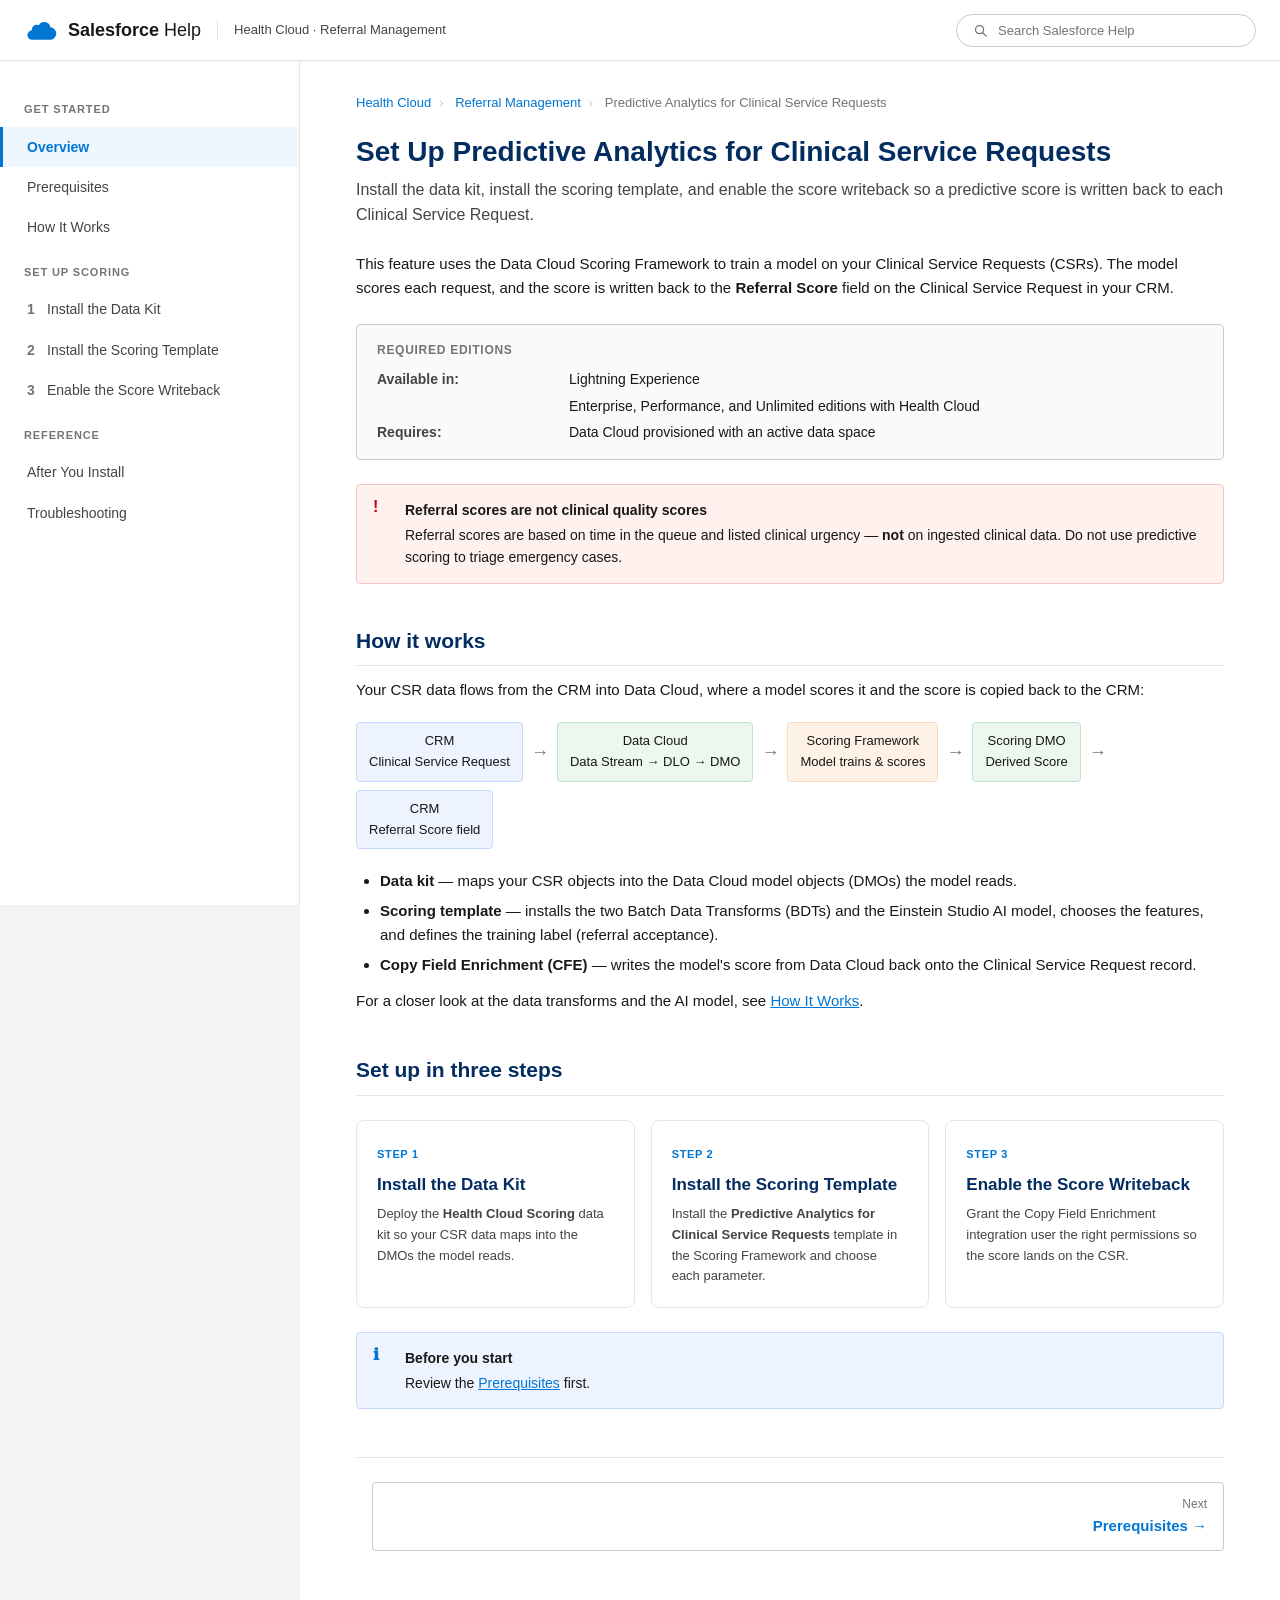
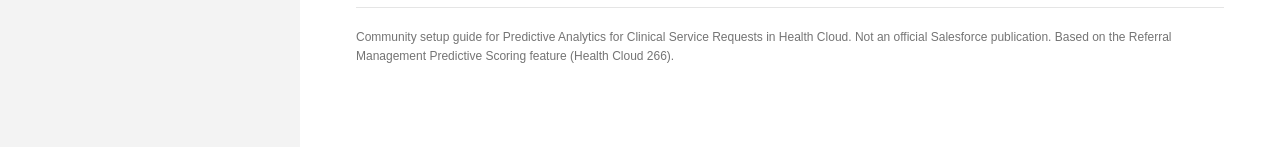
<file: index.html>
<!DOCTYPE html>
<html lang="en">
<head>
  <meta charset="UTF-8">
  <meta name="viewport" content="width=device-width, initial-scale=1.0">
  <title>Set Up Predictive Analytics for Clinical Service Requests | Health Cloud Help</title>
  <meta name="description" content="End-to-end guide to set up predictive scoring for Clinical Service Requests in Health Cloud: install the data kit, install the scoring template, and enable score writeback.">
  <link rel="stylesheet" href="assets/styles.css">
</head>
<body data-page="index">
  <div class="layout">
    <main class="content">
      <nav class="breadcrumb">
        <a href="index.html">Health Cloud</a><span class="sep">›</span>
        <a href="index.html">Referral Management</a><span class="sep">›</span>
        Predictive Analytics for Clinical Service Requests
      </nav>

      <div class="hero">
        <h1>Set Up Predictive Analytics for Clinical Service Requests</h1>
        <p class="subtitle">Install the data kit, install the scoring template, and enable the score writeback so a predictive score is written back to each Clinical Service Request.</p>
      </div>

      <p>This feature uses the Data Cloud Scoring Framework to train a model on your Clinical Service Requests (CSRs). The model scores each request, and the score is written back to the <strong>Referral Score</strong> field on the Clinical Service Request in your CRM.</p>

      <div class="editions">
        <h4>Required Editions</h4>
        <dl>
          <dt>Available in:</dt><dd>Lightning Experience</dd>
          <dt></dt><dd>Enterprise, Performance, and Unlimited editions with Health Cloud</dd>
          <dt>Requires:</dt><dd>Data Cloud provisioned with an active data space</dd>
        </dl>
      </div>

      <div class="callout important">
        <span class="label">Referral scores are not clinical quality scores</span>
        Referral scores are based on time in the queue and listed clinical urgency — <strong>not</strong> on ingested clinical data. Do not use predictive scoring to triage emergency cases.
      </div>

      <h2>How it works</h2>
      <p>Your CSR data flows from the CRM into Data Cloud, where a model scores it and the score is copied back to the CRM:</p>
      <div class="flow">
        <div class="node crm">CRM<br>Clinical Service Request</div>
        <span class="arrow">→</span>
        <div class="node dc">Data Cloud<br>Data Stream → DLO → DMO</div>
        <span class="arrow">→</span>
        <div class="node model">Scoring Framework<br>Model trains &amp; scores</div>
        <span class="arrow">→</span>
        <div class="node dc">Scoring DMO<br>Derived Score</div>
        <span class="arrow">→</span>
        <div class="node crm">CRM<br>Referral Score field</div>
      </div>
      <ul>
        <li><strong>Data kit</strong> — maps your CSR objects into the Data Cloud model objects (DMOs) the model reads.</li>
        <li><strong>Scoring template</strong> — installs the two Batch Data Transforms (BDTs) and the Einstein Studio AI model, chooses the features, and defines the training label (referral acceptance).</li>
        <li><strong>Copy Field Enrichment (CFE)</strong> — writes the model's score from Data Cloud back onto the Clinical Service Request record.</li>
      </ul>
      <p>For a closer look at the data transforms and the AI model, see <a href="how-it-works.html">How It Works</a>.</p>

      <h2>Set up in three steps</h2>
      <div class="cards">
        <a class="card" href="data-kit.html">
          <span class="step-tag">Step 1</span>
          <h3>Install the Data Kit</h3>
          <p>Deploy the <strong>Health Cloud Scoring</strong> data kit so your CSR data maps into the DMOs the model reads.</p>
        </a>
        <a class="card" href="scoring-framework.html">
          <span class="step-tag">Step 2</span>
          <h3>Install the Scoring Template</h3>
          <p>Install the <strong>Predictive Analytics for Clinical Service Requests</strong> template in the Scoring Framework and choose each parameter.</p>
        </a>
        <a class="card" href="cfe-permissions.html">
          <span class="step-tag">Step 3</span>
          <h3>Enable the Score Writeback</h3>
          <p>Grant the Copy Field Enrichment integration user the right permissions so the score lands on the CSR.</p>
        </a>
      </div>

      <div class="callout note">
        <span class="label">Before you start</span>
        Review the <a href="prerequisites.html">Prerequisites</a> first.
      </div>

      <div class="pager">
        <span></span>
        <a class="next" href="prerequisites.html"><span class="dir">Next</span><span class="ttl">Prerequisites →</span></a>
      </div>

      <footer>
        Community setup guide for Predictive Analytics for Clinical Service Requests in Health Cloud. Not an official Salesforce publication. Based on the Referral Management Predictive Scoring feature (Health Cloud 266).
      </footer>
    </main>
  </div>
  <script src="assets/site.js"></script>
</body>
</html>
</file>
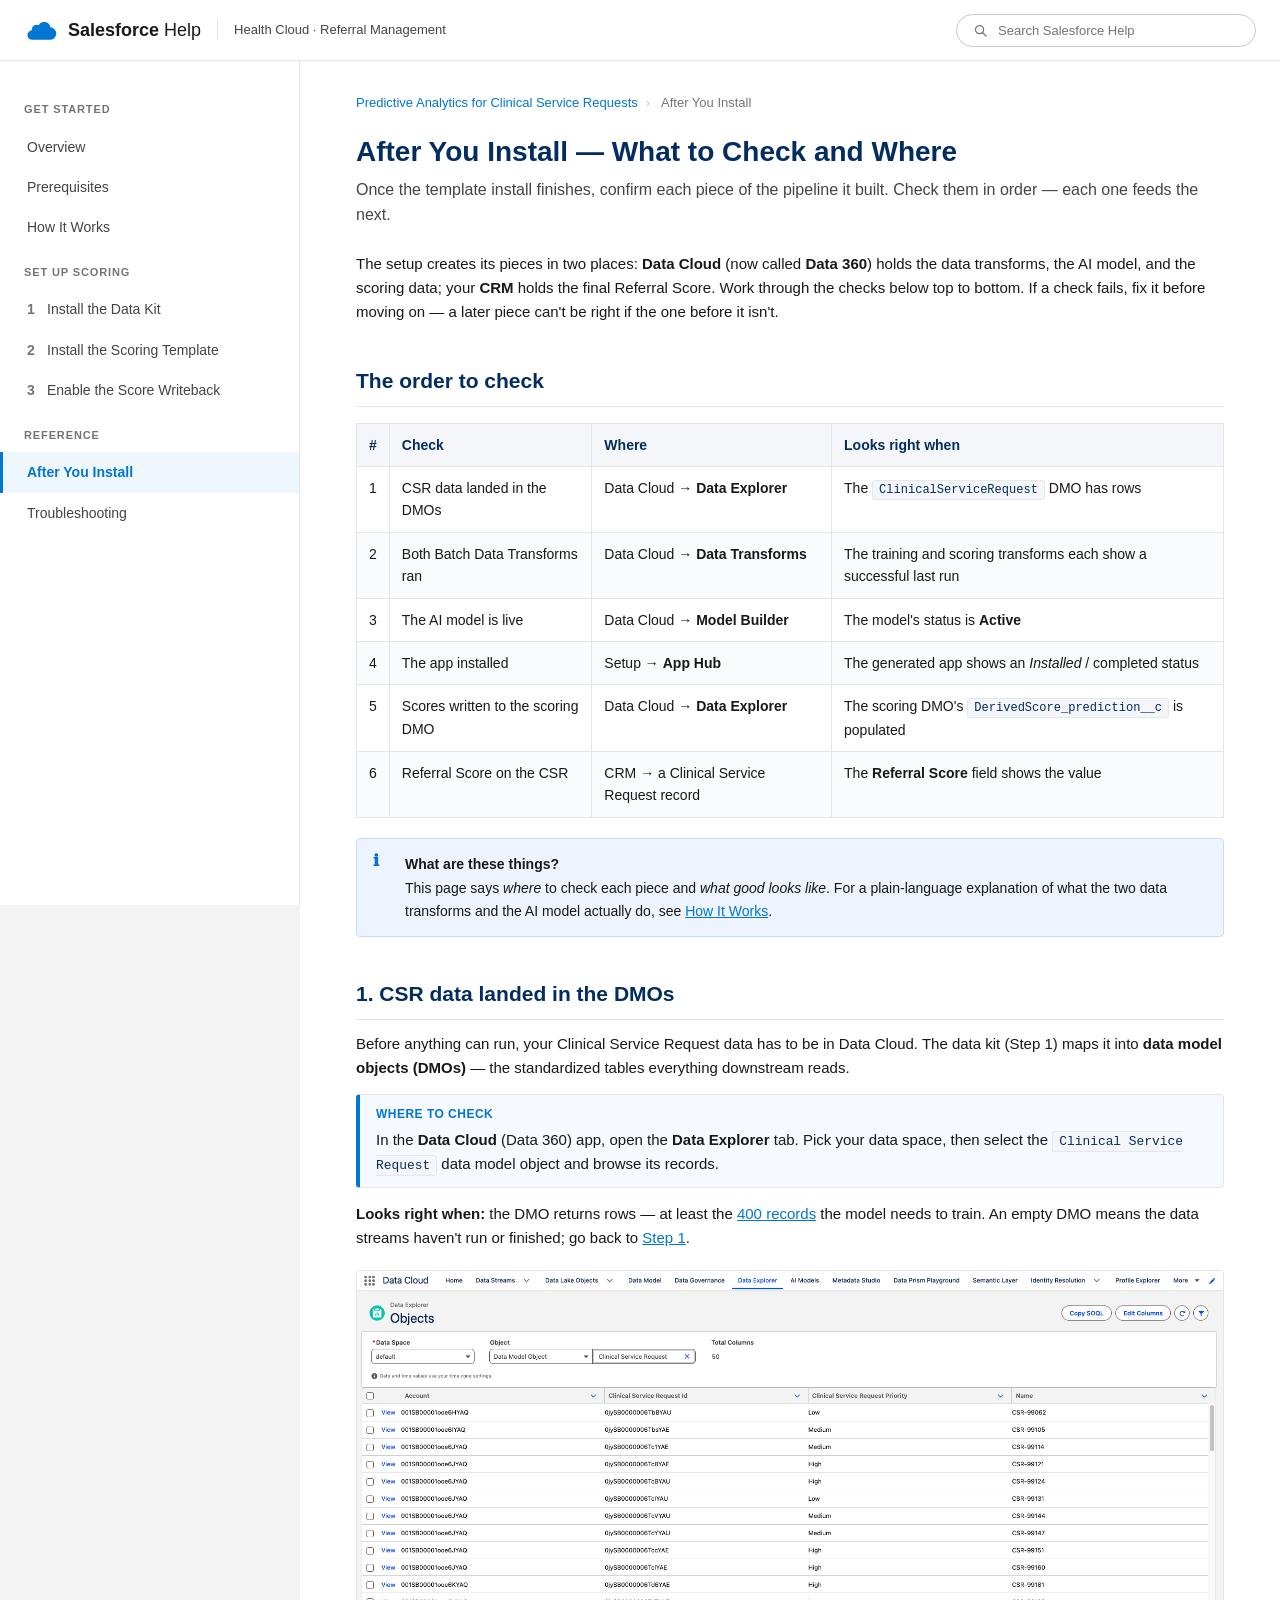
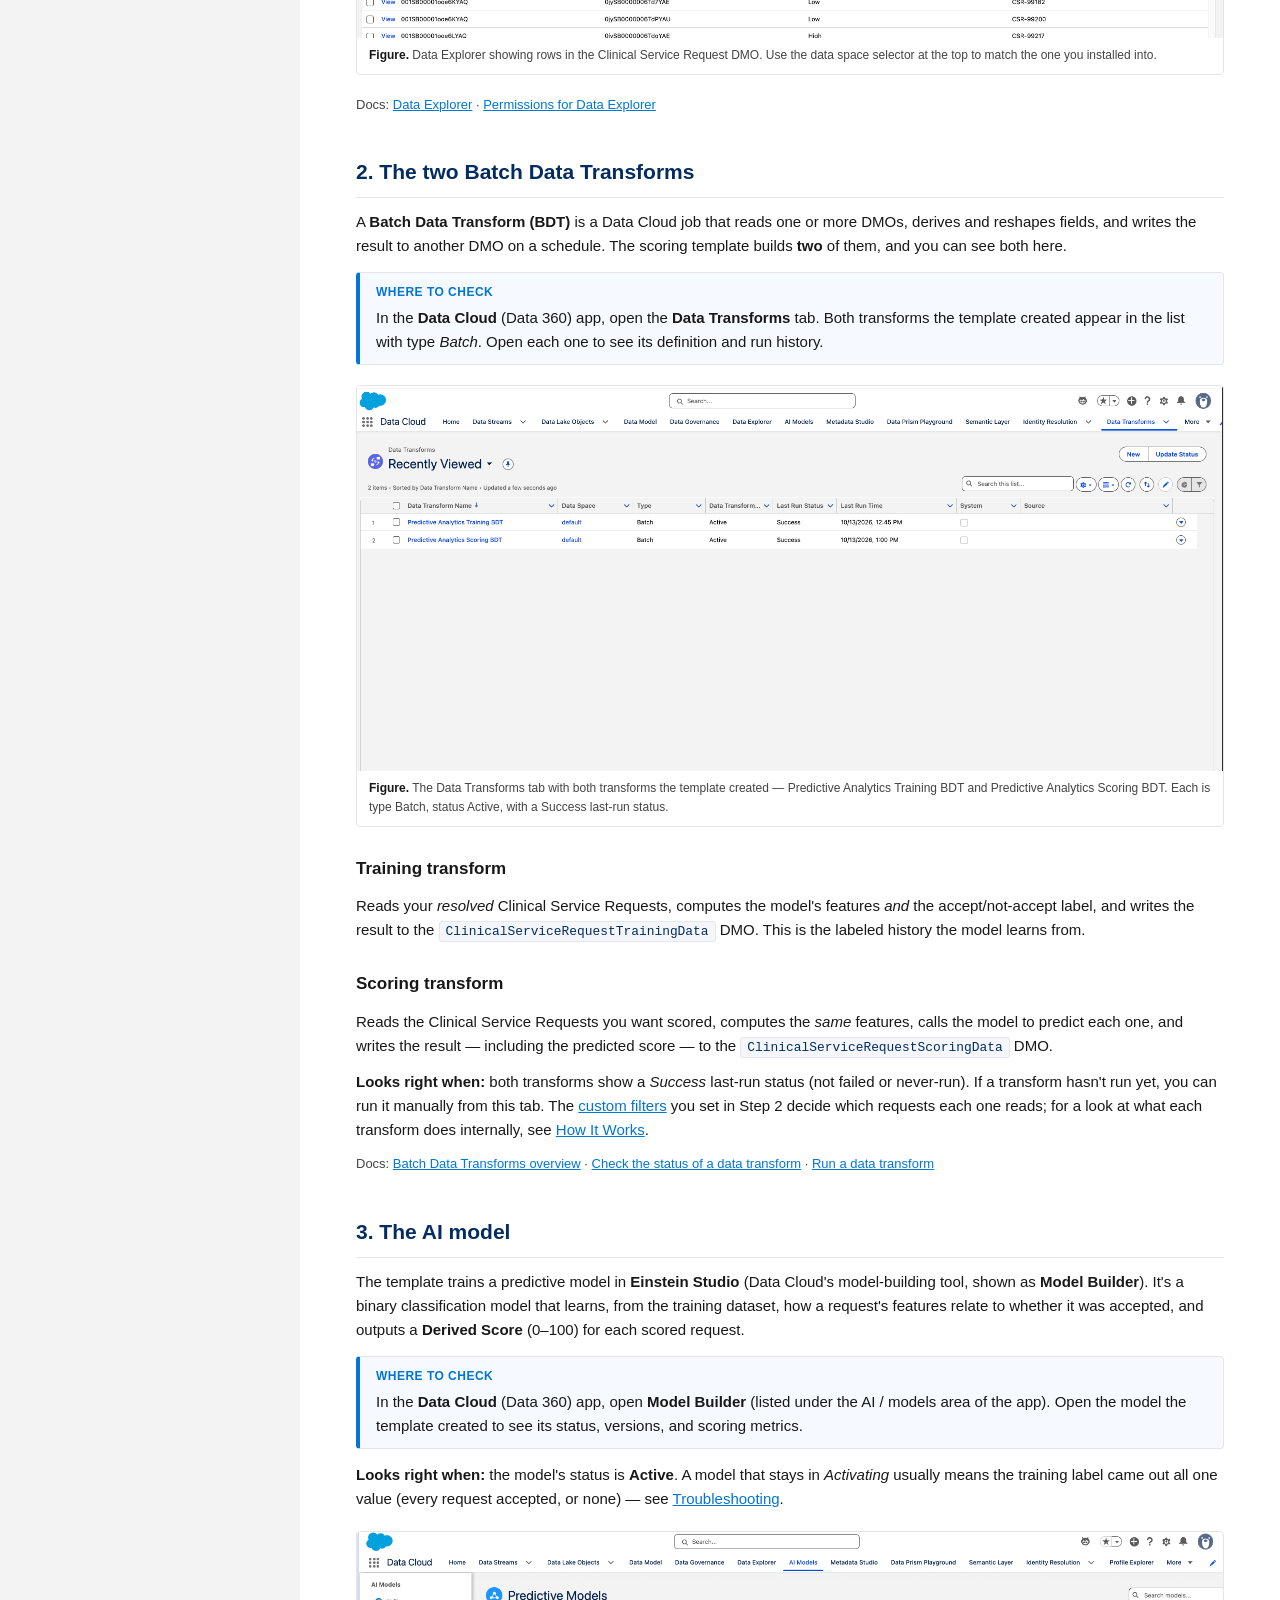
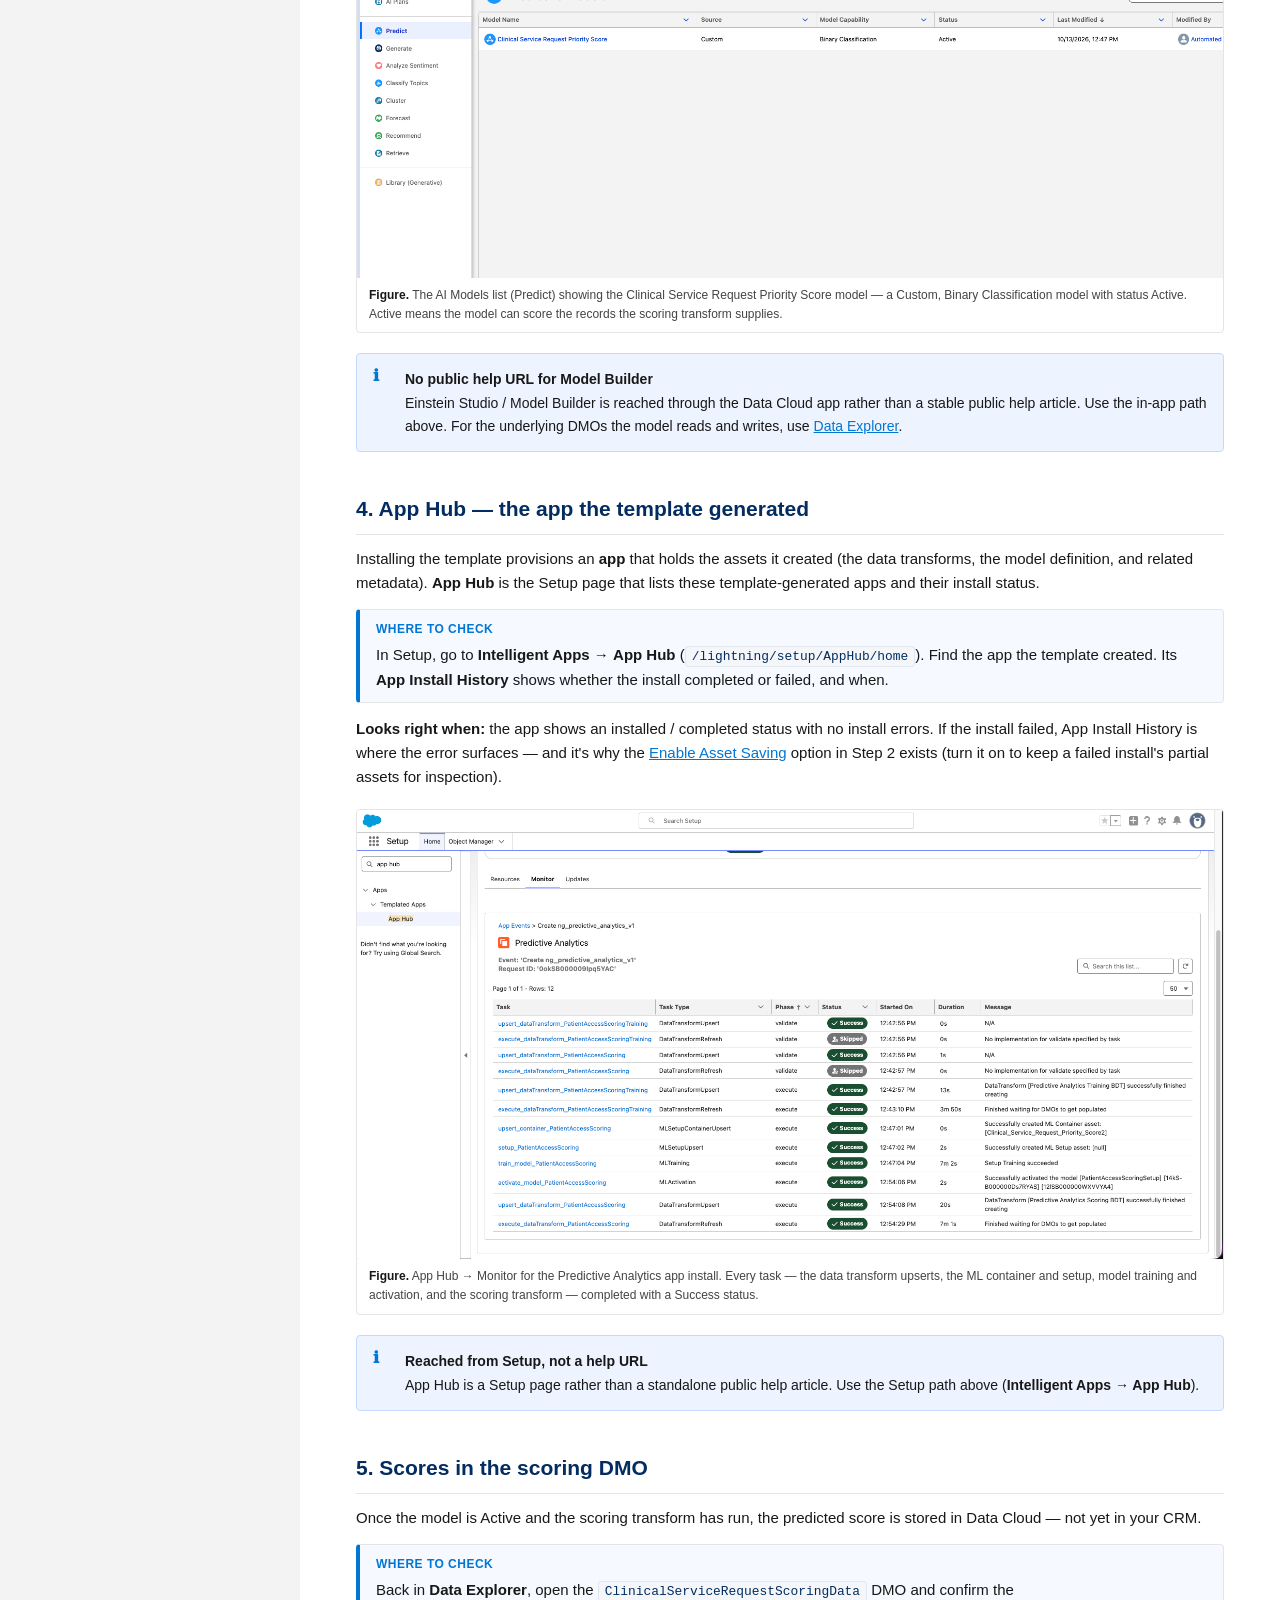
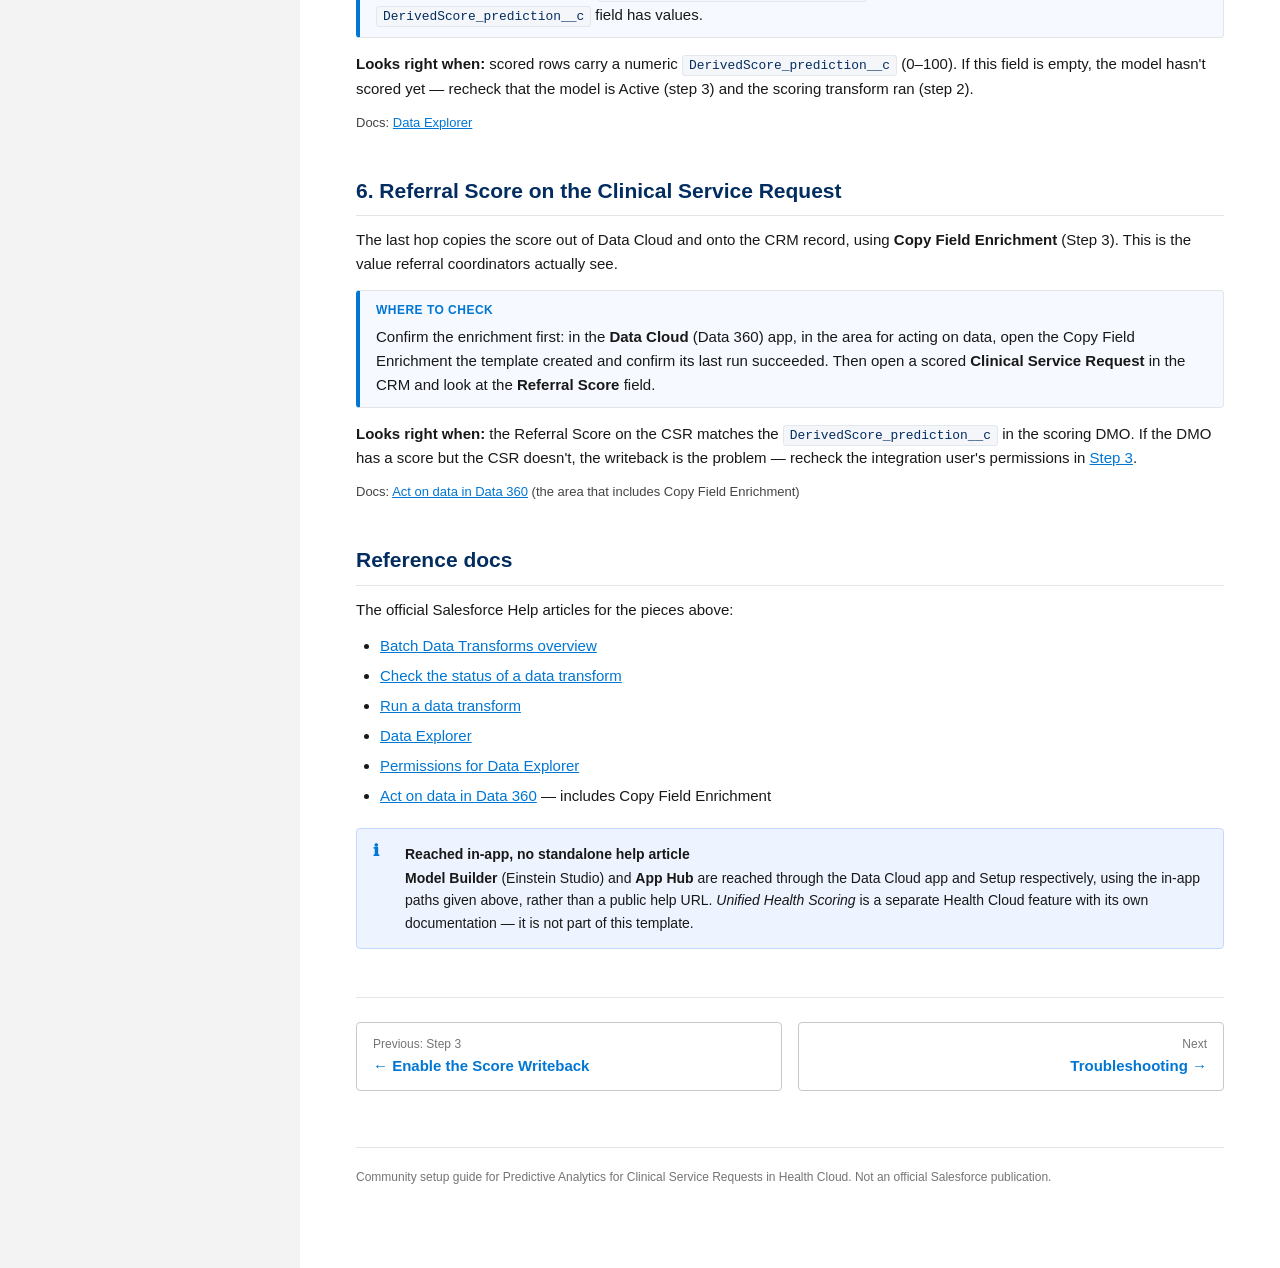
<file: after-install.html>
<!DOCTYPE html>
<html lang="en">
<head>
  <meta charset="UTF-8">
  <meta name="viewport" content="width=device-width, initial-scale=1.0">
  <title>After You Install: What to Check and Where | Predictive Analytics for Clinical Service Requests</title>
  <link rel="stylesheet" href="assets/styles.css">
</head>
<body data-page="after-install">
  <div class="layout">
    <main class="content">
      <nav class="breadcrumb">
        <a href="index.html">Predictive Analytics for Clinical Service Requests</a><span class="sep">›</span>
        After You Install
      </nav>

      <h1>After You Install — What to Check and Where</h1>
      <p class="subtitle">Once the template install finishes, confirm each piece of the pipeline it built. Check them in order — each one feeds the next.</p>

      <p>The setup creates its pieces in two places: <strong>Data Cloud</strong> (now called <strong>Data 360</strong>) holds the data transforms, the AI model, and the scoring data; your <strong>CRM</strong> holds the final Referral Score. Work through the checks below top to bottom. If a check fails, fix it before moving on — a later piece can't be right if the one before it isn't.</p>

      <h2>The order to check</h2>
      <table>
        <thead><tr><th>#</th><th>Check</th><th>Where</th><th>Looks right when</th></tr></thead>
        <tbody>
          <tr><td>1</td><td>CSR data landed in the DMOs</td><td>Data Cloud → <strong>Data Explorer</strong></td><td>The <code>ClinicalServiceRequest</code> DMO has rows</td></tr>
          <tr><td>2</td><td>Both Batch Data Transforms ran</td><td>Data Cloud → <strong>Data Transforms</strong></td><td>The training and scoring transforms each show a successful last run</td></tr>
          <tr><td>3</td><td>The AI model is live</td><td>Data Cloud → <strong>Model Builder</strong></td><td>The model's status is <strong>Active</strong></td></tr>
          <tr><td>4</td><td>The app installed</td><td>Setup → <strong>App Hub</strong></td><td>The generated app shows an <em>Installed</em> / completed status</td></tr>
          <tr><td>5</td><td>Scores written to the scoring DMO</td><td>Data Cloud → <strong>Data Explorer</strong></td><td>The scoring DMO's <code>DerivedScore_prediction__c</code> is populated</td></tr>
          <tr><td>6</td><td>Referral Score on the CSR</td><td>CRM → a Clinical Service Request record</td><td>The <strong>Referral Score</strong> field shows the value</td></tr>
        </tbody>
      </table>

      <div class="callout note">
        <span class="label">What are these things?</span>
        This page says <em>where</em> to check each piece and <em>what good looks like</em>. For a plain-language explanation of what the two data transforms and the AI model actually do, see <a href="how-it-works.html">How It Works</a>.
      </div>

      <h2 id="dmo-data">1. CSR data landed in the DMOs</h2>
      <p>Before anything can run, your Clinical Service Request data has to be in Data Cloud. The data kit (Step 1) maps it into <strong>data model objects (DMOs)</strong> — the standardized tables everything downstream reads.</p>
      <div class="where">
        <span class="label">Where to check</span>
        <p>In the <strong>Data Cloud</strong> (Data 360) app, open the <strong>Data Explorer</strong> tab. Pick your data space, then select the <code>Clinical Service Request</code> data model object and browse its records.</p>
      </div>
      <p><strong>Looks right when:</strong> the DMO returns rows — at least the <a href="prerequisites.html">400 records</a> the model needs to train. An empty DMO means the data streams haven't run or finished; go back to <a href="data-kit.html">Step 1</a>.</p>
      <figure class="shot" data-caption="Data Explorer showing rows in the Clinical Service Request DMO. Use the data space selector at the top to match the one you installed into." data-src="images/check-data-explorer.png"></figure>
      <p class="docref">Docs: <a href="https://help.salesforce.com/s/articleView?id=data.c360_a_data_explorer.htm&type=5">Data Explorer</a> · <a href="https://help.salesforce.com/s/articleView?id=data.c360_a_enable_data_explorer_permissions.htm&type=5">Permissions for Data Explorer</a></p>

      <h2 id="bdts">2. The two Batch Data Transforms</h2>
      <p>A <strong>Batch Data Transform (BDT)</strong> is a Data Cloud job that reads one or more DMOs, derives and reshapes fields, and writes the result to another DMO on a schedule. The scoring template builds <strong>two</strong> of them, and you can see both here.</p>
      <div class="where">
        <span class="label">Where to check</span>
        <p>In the <strong>Data Cloud</strong> (Data 360) app, open the <strong>Data Transforms</strong> tab. Both transforms the template created appear in the list with type <em>Batch</em>. Open each one to see its definition and run history.</p>
      </div>
      <figure class="shot" data-caption="The Data Transforms tab with both transforms the template created — Predictive Analytics Training BDT and Predictive Analytics Scoring BDT. Each is type Batch, status Active, with a Success last-run status." data-src="images/bdt-list.png"></figure>

      <h3>Training transform</h3>
      <p>Reads your <em>resolved</em> Clinical Service Requests, computes the model's features <em>and</em> the accept/not-accept label, and writes the result to the <code>ClinicalServiceRequestTrainingData</code> DMO. This is the labeled history the model learns from.</p>

      <h3>Scoring transform</h3>
      <p>Reads the Clinical Service Requests you want scored, computes the <em>same</em> features, calls the model to predict each one, and writes the result — including the predicted score — to the <code>ClinicalServiceRequestScoringData</code> DMO.</p>

      <p><strong>Looks right when:</strong> both transforms show a <em>Success</em> last-run status (not failed or never-run). If a transform hasn't run yet, you can run it manually from this tab. The <a href="scoring-framework.html#filters">custom filters</a> you set in Step 2 decide which requests each one reads; for a look at what each transform does internally, see <a href="how-it-works.html#bdts">How It Works</a>.</p>
      <p class="docref">Docs: <a href="https://help.salesforce.com/s/articleView?id=data.c360_a_batch_transform_overview.htm&type=5">Batch Data Transforms overview</a> · <a href="https://help.salesforce.com/s/articleView?id=data.c360_a_batch_transform_status.htm&type=5">Check the status of a data transform</a> · <a href="https://help.salesforce.com/s/articleView?id=data.c360_a_batch_transform_run.htm&type=5">Run a data transform</a></p>

      <h2 id="model">3. The AI model</h2>
      <p>The template trains a predictive model in <strong>Einstein Studio</strong> (Data Cloud's model-building tool, shown as <strong>Model Builder</strong>). It's a binary classification model that learns, from the training dataset, how a request's features relate to whether it was accepted, and outputs a <strong>Derived Score</strong> (0–100) for each scored request.</p>
      <div class="where">
        <span class="label">Where to check</span>
        <p>In the <strong>Data Cloud</strong> (Data 360) app, open <strong>Model Builder</strong> (listed under the AI / models area of the app). Open the model the template created to see its status, versions, and scoring metrics.</p>
      </div>
      <p><strong>Looks right when:</strong> the model's status is <strong>Active</strong>. A model that stays in <em>Activating</em> usually means the training label came out all one value (every request accepted, or none) — see <a href="troubleshooting.html#activating">Troubleshooting</a>.</p>
      <figure class="shot" data-caption="The AI Models list (Predict) showing the Clinical Service Request Priority Score model — a Custom, Binary Classification model with status Active. Active means the model can score the records the scoring transform supplies." data-src="images/ai-model.png"></figure>
      <div class="callout note">
        <span class="label">No public help URL for Model Builder</span>
        Einstein Studio / Model Builder is reached through the Data Cloud app rather than a stable public help article. Use the in-app path above. For the underlying DMOs the model reads and writes, use <a href="https://help.salesforce.com/s/articleView?id=data.c360_a_data_explorer.htm&type=5">Data Explorer</a>.
      </div>

      <h2 id="app-hub">4. App Hub — the app the template generated</h2>
      <p>Installing the template provisions an <strong>app</strong> that holds the assets it created (the data transforms, the model definition, and related metadata). <strong>App Hub</strong> is the Setup page that lists these template-generated apps and their install status.</p>
      <div class="where">
        <span class="label">Where to check</span>
        <p>In Setup, go to <strong>Intelligent Apps</strong> → <strong>App Hub</strong> (<code>/lightning/setup/AppHub/home</code>). Find the app the template created. Its <strong>App Install History</strong> shows whether the install completed or failed, and when.</p>
      </div>
      <p><strong>Looks right when:</strong> the app shows an installed / completed status with no install errors. If the install failed, App Install History is where the error surfaces — and it's why the <a href="scoring-framework.html">Enable Asset Saving</a> option in Step 2 exists (turn it on to keep a failed install's partial assets for inspection).</p>
      <figure class="shot" data-caption="App Hub → Monitor for the Predictive Analytics app install. Every task — the data transform upserts, the ML container and setup, model training and activation, and the scoring transform — completed with a Success status." data-src="images/app-hub.png"></figure>
      <div class="callout note">
        <span class="label">Reached from Setup, not a help URL</span>
        App Hub is a Setup page rather than a standalone public help article. Use the Setup path above (<strong>Intelligent Apps → App Hub</strong>).
      </div>

      <h2 id="scores">5. Scores in the scoring DMO</h2>
      <p>Once the model is Active and the scoring transform has run, the predicted score is stored in Data Cloud — not yet in your CRM.</p>
      <div class="where">
        <span class="label">Where to check</span>
        <p>Back in <strong>Data Explorer</strong>, open the <code>ClinicalServiceRequestScoringData</code> DMO and confirm the <code>DerivedScore_prediction__c</code> field has values.</p>
      </div>
      <p><strong>Looks right when:</strong> scored rows carry a numeric <code>DerivedScore_prediction__c</code> (0–100). If this field is empty, the model hasn't scored yet — recheck that the model is Active (step 3) and the scoring transform ran (step 2).</p>
      <p class="docref">Docs: <a href="https://help.salesforce.com/s/articleView?id=data.c360_a_data_explorer.htm&type=5">Data Explorer</a></p>

      <h2 id="referral-score">6. Referral Score on the Clinical Service Request</h2>
      <p>The last hop copies the score out of Data Cloud and onto the CRM record, using <strong>Copy Field Enrichment</strong> (Step 3). This is the value referral coordinators actually see.</p>
      <div class="where">
        <span class="label">Where to check</span>
        <p>Confirm the enrichment first: in the <strong>Data Cloud</strong> (Data 360) app, in the area for acting on data, open the Copy Field Enrichment the template created and confirm its last run succeeded. Then open a scored <strong>Clinical Service Request</strong> in the CRM and look at the <strong>Referral Score</strong> field.</p>
      </div>
      <p><strong>Looks right when:</strong> the Referral Score on the CSR matches the <code>DerivedScore_prediction__c</code> in the scoring DMO. If the DMO has a score but the CSR doesn't, the writeback is the problem — recheck the integration user's permissions in <a href="cfe-permissions.html">Step 3</a>.</p>
      <p class="docref">Docs: <a href="https://help.salesforce.com/s/articleView?id=data.c360_a_act_on_data.htm&type=5">Act on data in Data 360</a> (the area that includes Copy Field Enrichment)</p>

      <h2>Reference docs</h2>
      <p>The official Salesforce Help articles for the pieces above:</p>
      <ul>
        <li><a href="https://help.salesforce.com/s/articleView?id=data.c360_a_batch_transform_overview.htm&type=5">Batch Data Transforms overview</a></li>
        <li><a href="https://help.salesforce.com/s/articleView?id=data.c360_a_batch_transform_status.htm&type=5">Check the status of a data transform</a></li>
        <li><a href="https://help.salesforce.com/s/articleView?id=data.c360_a_batch_transform_run.htm&type=5">Run a data transform</a></li>
        <li><a href="https://help.salesforce.com/s/articleView?id=data.c360_a_data_explorer.htm&type=5">Data Explorer</a></li>
        <li><a href="https://help.salesforce.com/s/articleView?id=data.c360_a_enable_data_explorer_permissions.htm&type=5">Permissions for Data Explorer</a></li>
        <li><a href="https://help.salesforce.com/s/articleView?id=data.c360_a_act_on_data.htm&type=5">Act on data in Data 360</a> — includes Copy Field Enrichment</li>
      </ul>
      <div class="callout note">
        <span class="label">Reached in-app, no standalone help article</span>
        <strong>Model Builder</strong> (Einstein Studio) and <strong>App Hub</strong> are reached through the Data Cloud app and Setup respectively, using the in-app paths given above, rather than a public help URL. <em>Unified Health Scoring</em> is a separate Health Cloud feature with its own documentation — it is not part of this template.
      </div>

      <div class="pager">
        <a class="prev" href="cfe-permissions.html"><span class="dir">Previous: Step 3</span><span class="ttl">← Enable the Score Writeback</span></a>
        <a class="next" href="troubleshooting.html"><span class="dir">Next</span><span class="ttl">Troubleshooting →</span></a>
      </div>

      <footer>Community setup guide for Predictive Analytics for Clinical Service Requests in Health Cloud. Not an official Salesforce publication.</footer>
    </main>
  </div>
  <script src="assets/site.js"></script>
</body>
</html>
</file>
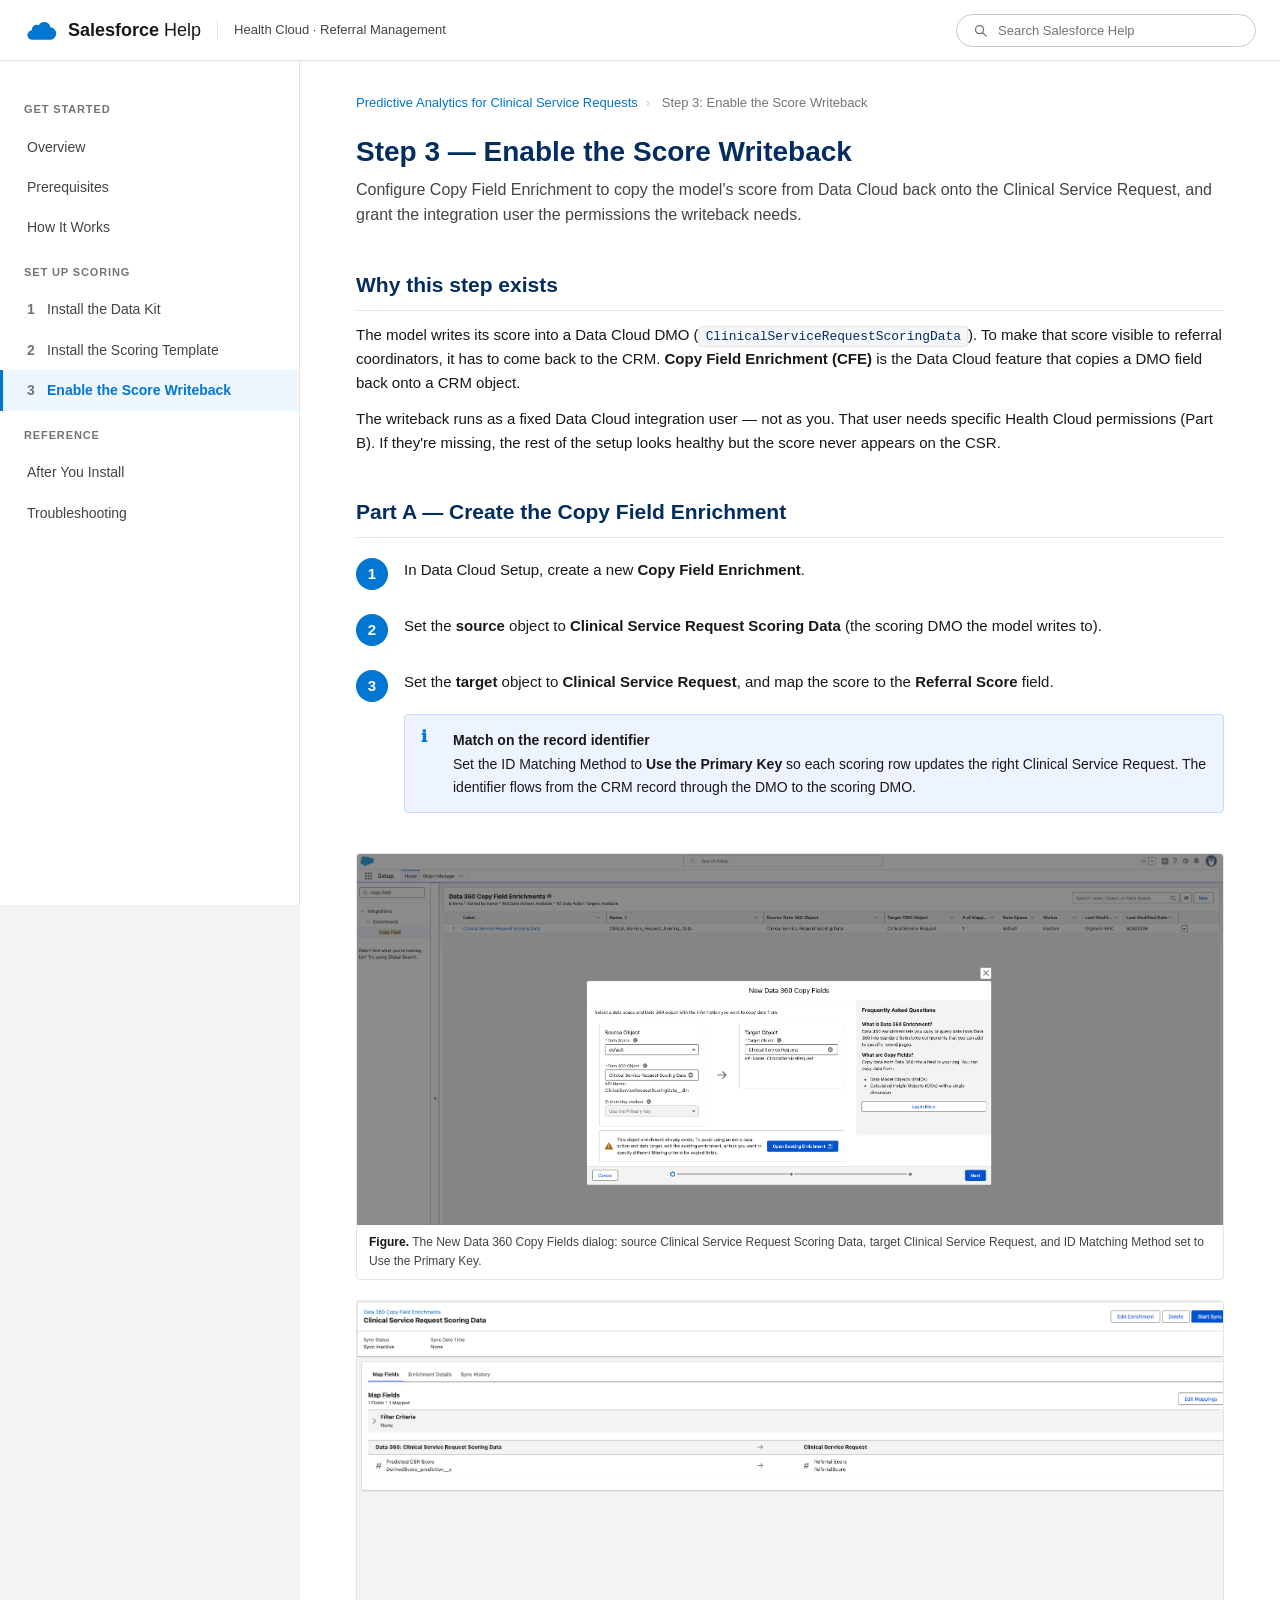
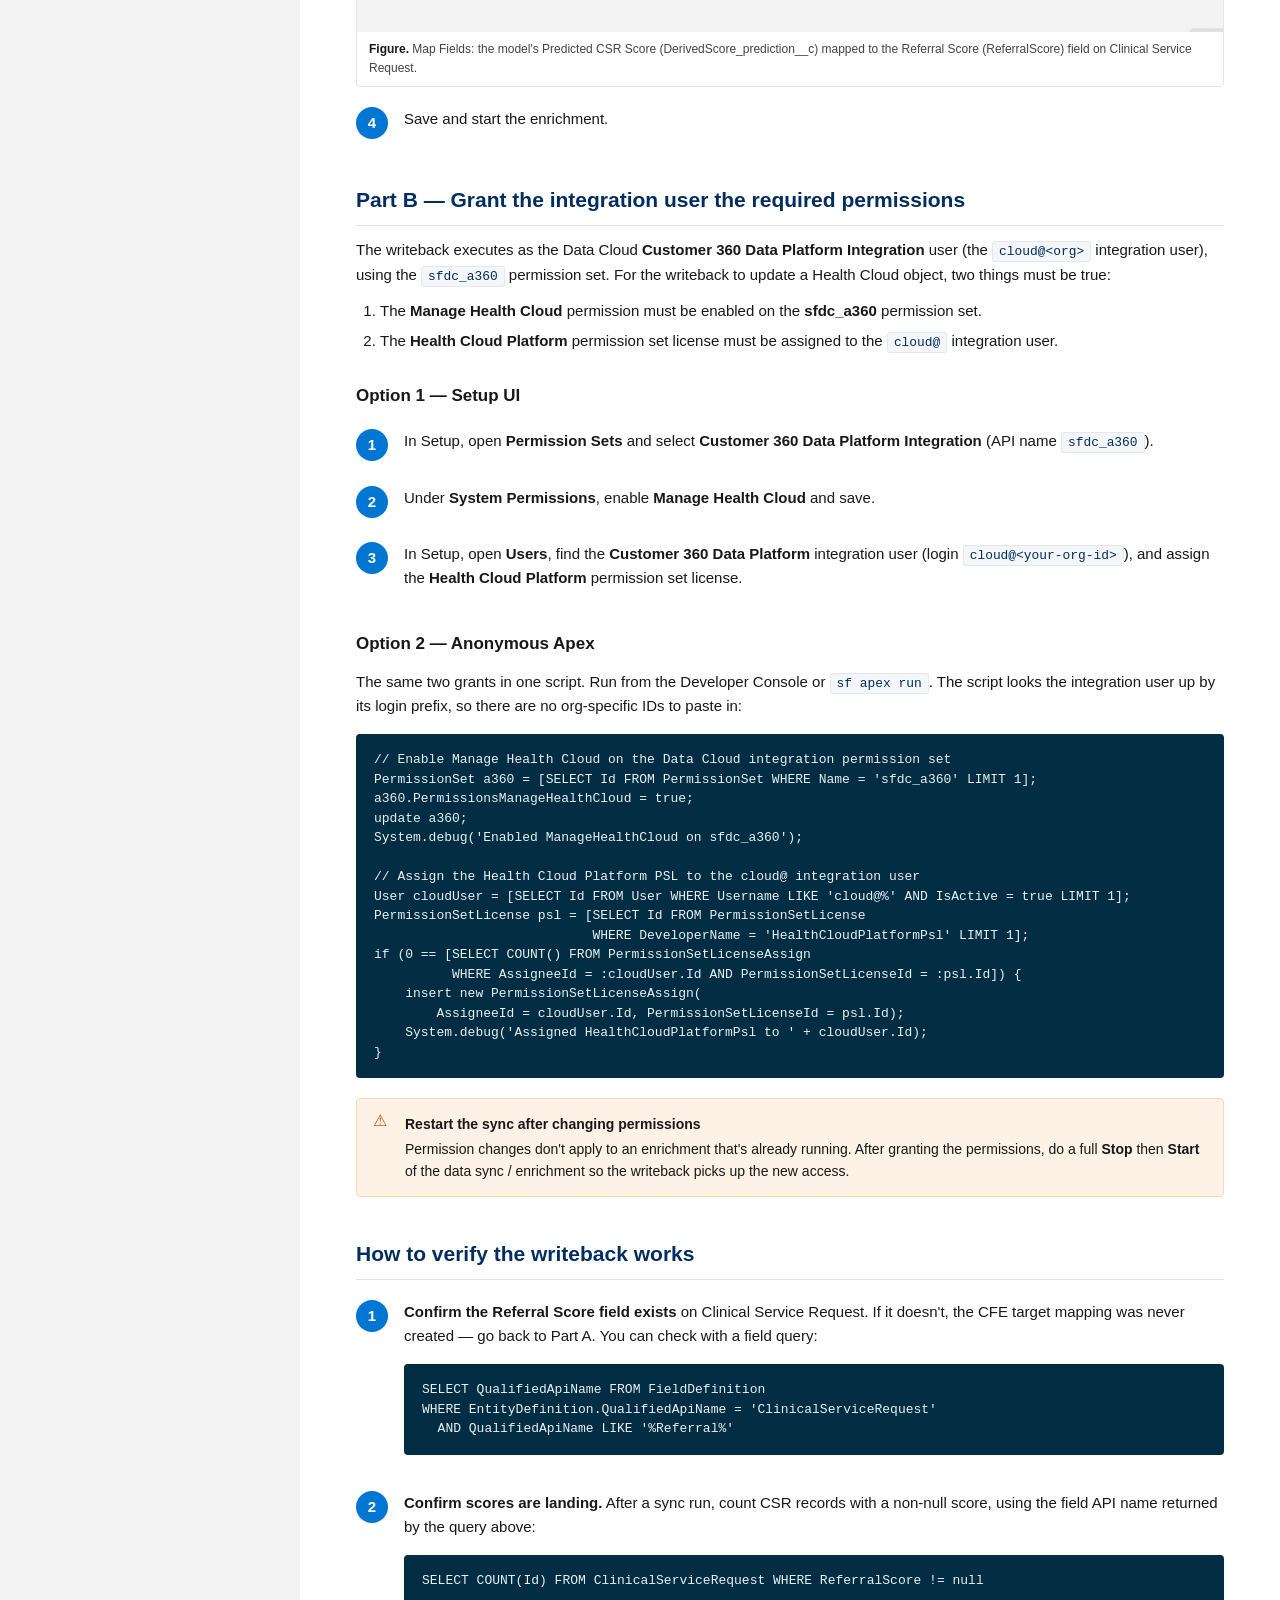
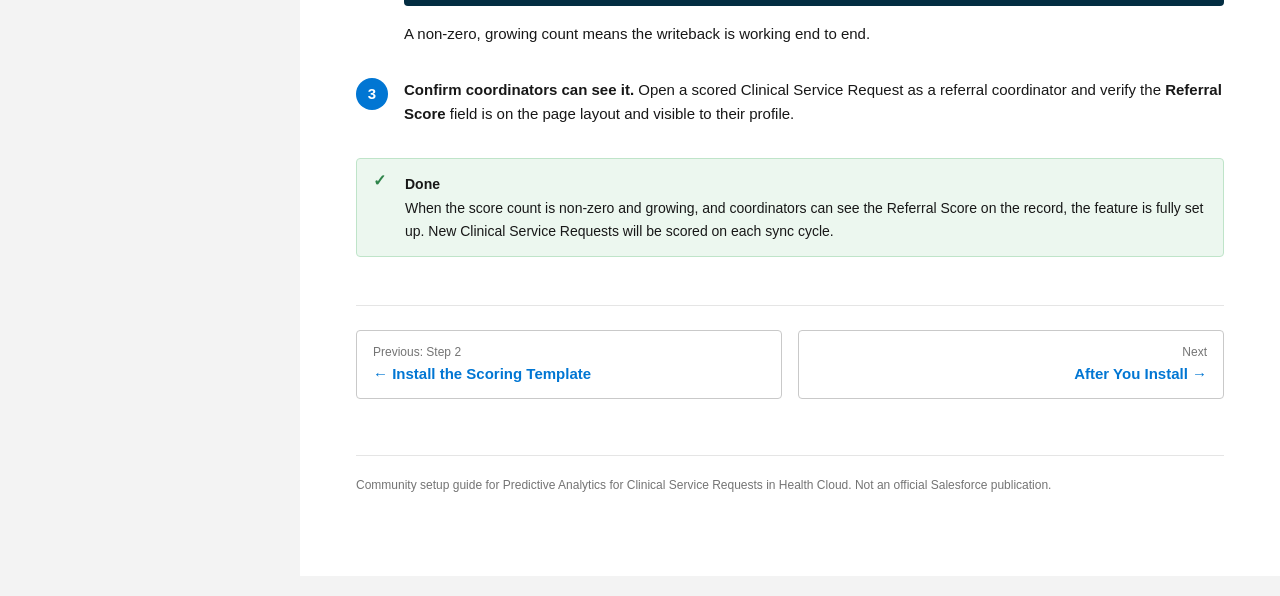
<file: cfe-permissions.html>
<!DOCTYPE html>
<html lang="en">
<head>
  <meta charset="UTF-8">
  <meta name="viewport" content="width=device-width, initial-scale=1.0">
  <title>Step 3: Enable the Score Writeback (Copy Field Enrichment) | Predictive Analytics for Clinical Service Requests</title>
  <link rel="stylesheet" href="assets/styles.css">
</head>
<body data-page="cfe-permissions">
  <div class="layout">
    <main class="content">
      <nav class="breadcrumb">
        <a href="index.html">Predictive Analytics for Clinical Service Requests</a><span class="sep">›</span>
        Step 3: Enable the Score Writeback
      </nav>

      <h1>Step 3 — Enable the Score Writeback</h1>
      <p class="subtitle">Configure Copy Field Enrichment to copy the model's score from Data Cloud back onto the Clinical Service Request, and grant the integration user the permissions the writeback needs.</p>

      <h2>Why this step exists</h2>
      <p>The model writes its score into a Data Cloud DMO (<code>ClinicalServiceRequestScoringData</code>). To make that score visible to referral coordinators, it has to come back to the CRM. <strong>Copy Field Enrichment (CFE)</strong> is the Data Cloud feature that copies a DMO field back onto a CRM object.</p>
      <p>The writeback runs as a fixed Data Cloud integration user — not as you. That user needs specific Health Cloud permissions (Part B). If they're missing, the rest of the setup looks healthy but the score never appears on the CSR.</p>

      <h2>Part A — Create the Copy Field Enrichment</h2>
      <div class="step"><div class="num">1</div><div class="body"><p>In Data Cloud Setup, create a new <strong>Copy Field Enrichment</strong>.</p></div></div>
      <div class="step"><div class="num">2</div><div class="body">
        <p>Set the <strong>source</strong> object to <strong>Clinical Service Request Scoring Data</strong> (the scoring DMO the model writes to).</p>
      </div></div>
      <div class="step"><div class="num">3</div><div class="body">
        <p>Set the <strong>target</strong> object to <strong>Clinical Service Request</strong>, and map the score to the <strong>Referral Score</strong> field.</p>
        <div class="callout note">
          <span class="label">Match on the record identifier</span>
          Set the ID Matching Method to <strong>Use the Primary Key</strong> so each scoring row updates the right Clinical Service Request. The identifier flows from the CRM record through the DMO to the scoring DMO.
        </div>
      </div></div>
      <figure class="shot" data-caption="The New Data 360 Copy Fields dialog: source Clinical Service Request Scoring Data, target Clinical Service Request, and ID Matching Method set to Use the Primary Key." data-src="images/cfe-create.png"></figure>
      <figure class="shot" data-caption="Map Fields: the model's Predicted CSR Score (DerivedScore_prediction__c) mapped to the Referral Score (ReferralScore) field on Clinical Service Request." data-src="images/cfe-mapping.png"></figure>
      <div class="step"><div class="num">4</div><div class="body"><p>Save and start the enrichment.</p></div></div>

      <h2>Part B — Grant the integration user the required permissions</h2>
      <p>The writeback executes as the Data Cloud <strong>Customer 360 Data Platform Integration</strong> user (the <code>cloud@&lt;org&gt;</code> integration user), using the <code>sfdc_a360</code> permission set. For the writeback to update a Health Cloud object, two things must be true:</p>
      <ol>
        <li>The <strong>Manage Health Cloud</strong> permission must be enabled on the <strong>sfdc_a360</strong> permission set.</li>
        <li>The <strong>Health Cloud Platform</strong> permission set license must be assigned to the <code>cloud@</code> integration user.</li>
      </ol>

      <h3>Option 1 — Setup UI</h3>
      <div class="step"><div class="num">1</div><div class="body"><p>In Setup, open <strong>Permission Sets</strong> and select <strong>Customer 360 Data Platform Integration</strong> (API name <code>sfdc_a360</code>).</p></div></div>
      <div class="step"><div class="num">2</div><div class="body"><p>Under <strong>System Permissions</strong>, enable <strong>Manage Health Cloud</strong> and save.</p></div></div>
      <div class="step"><div class="num">3</div><div class="body"><p>In Setup, open <strong>Users</strong>, find the <strong>Customer 360 Data Platform</strong> integration user (login <code>cloud@&lt;your-org-id&gt;</code>), and assign the <strong>Health Cloud Platform</strong> permission set license.</p></div></div>

      <h3>Option 2 — Anonymous Apex</h3>
      <p>The same two grants in one script. Run from the Developer Console or <code>sf apex run</code>. The script looks the integration user up by its login prefix, so there are no org-specific IDs to paste in:</p>
      <pre><code>// Enable Manage Health Cloud on the Data Cloud integration permission set
PermissionSet a360 = [SELECT Id FROM PermissionSet WHERE Name = 'sfdc_a360' LIMIT 1];
a360.PermissionsManageHealthCloud = true;
update a360;
System.debug('Enabled ManageHealthCloud on sfdc_a360');

// Assign the Health Cloud Platform PSL to the cloud@ integration user
User cloudUser = [SELECT Id FROM User WHERE Username LIKE 'cloud@%' AND IsActive = true LIMIT 1];
PermissionSetLicense psl = [SELECT Id FROM PermissionSetLicense
                            WHERE DeveloperName = 'HealthCloudPlatformPsl' LIMIT 1];
if (0 == [SELECT COUNT() FROM PermissionSetLicenseAssign
          WHERE AssigneeId = :cloudUser.Id AND PermissionSetLicenseId = :psl.Id]) {
    insert new PermissionSetLicenseAssign(
        AssigneeId = cloudUser.Id, PermissionSetLicenseId = psl.Id);
    System.debug('Assigned HealthCloudPlatformPsl to ' + cloudUser.Id);
}</code></pre>

      <div class="callout warning">
        <span class="label">Restart the sync after changing permissions</span>
        Permission changes don't apply to an enrichment that's already running. After granting the permissions, do a full <strong>Stop</strong> then <strong>Start</strong> of the data sync / enrichment so the writeback picks up the new access.
      </div>

      <h2>How to verify the writeback works</h2>
      <div class="step"><div class="num">1</div><div class="body">
        <p><strong>Confirm the Referral Score field exists</strong> on Clinical Service Request. If it doesn't, the CFE target mapping was never created — go back to Part A. You can check with a field query:</p>
        <pre><code>SELECT QualifiedApiName FROM FieldDefinition
WHERE EntityDefinition.QualifiedApiName = 'ClinicalServiceRequest'
  AND QualifiedApiName LIKE '%Referral%'</code></pre>
      </div></div>
      <div class="step"><div class="num">2</div><div class="body">
        <p><strong>Confirm scores are landing.</strong> After a sync run, count CSR records with a non-null score, using the field API name returned by the query above:</p>
        <pre><code>SELECT COUNT(Id) FROM ClinicalServiceRequest WHERE ReferralScore != null</code></pre>
        <p>A non-zero, growing count means the writeback is working end to end.</p>
      </div></div>
      <div class="step"><div class="num">3</div><div class="body">
        <p><strong>Confirm coordinators can see it.</strong> Open a scored Clinical Service Request as a referral coordinator and verify the <strong>Referral Score</strong> field is on the page layout and visible to their profile.</p>
      </div></div>

      <div class="callout tip">
        <span class="label">Done</span>
        When the score count is non-zero and growing, and coordinators can see the Referral Score on the record, the feature is fully set up. New Clinical Service Requests will be scored on each sync cycle.
      </div>

      <div class="pager">
        <a class="prev" href="scoring-framework.html"><span class="dir">Previous: Step 2</span><span class="ttl">← Install the Scoring Template</span></a>
        <a class="next" href="after-install.html"><span class="dir">Next</span><span class="ttl">After You Install →</span></a>
      </div>

      <footer>Community setup guide for Predictive Analytics for Clinical Service Requests in Health Cloud. Not an official Salesforce publication.</footer>
    </main>
  </div>
  <script src="assets/site.js"></script>
</body>
</html>
</file>
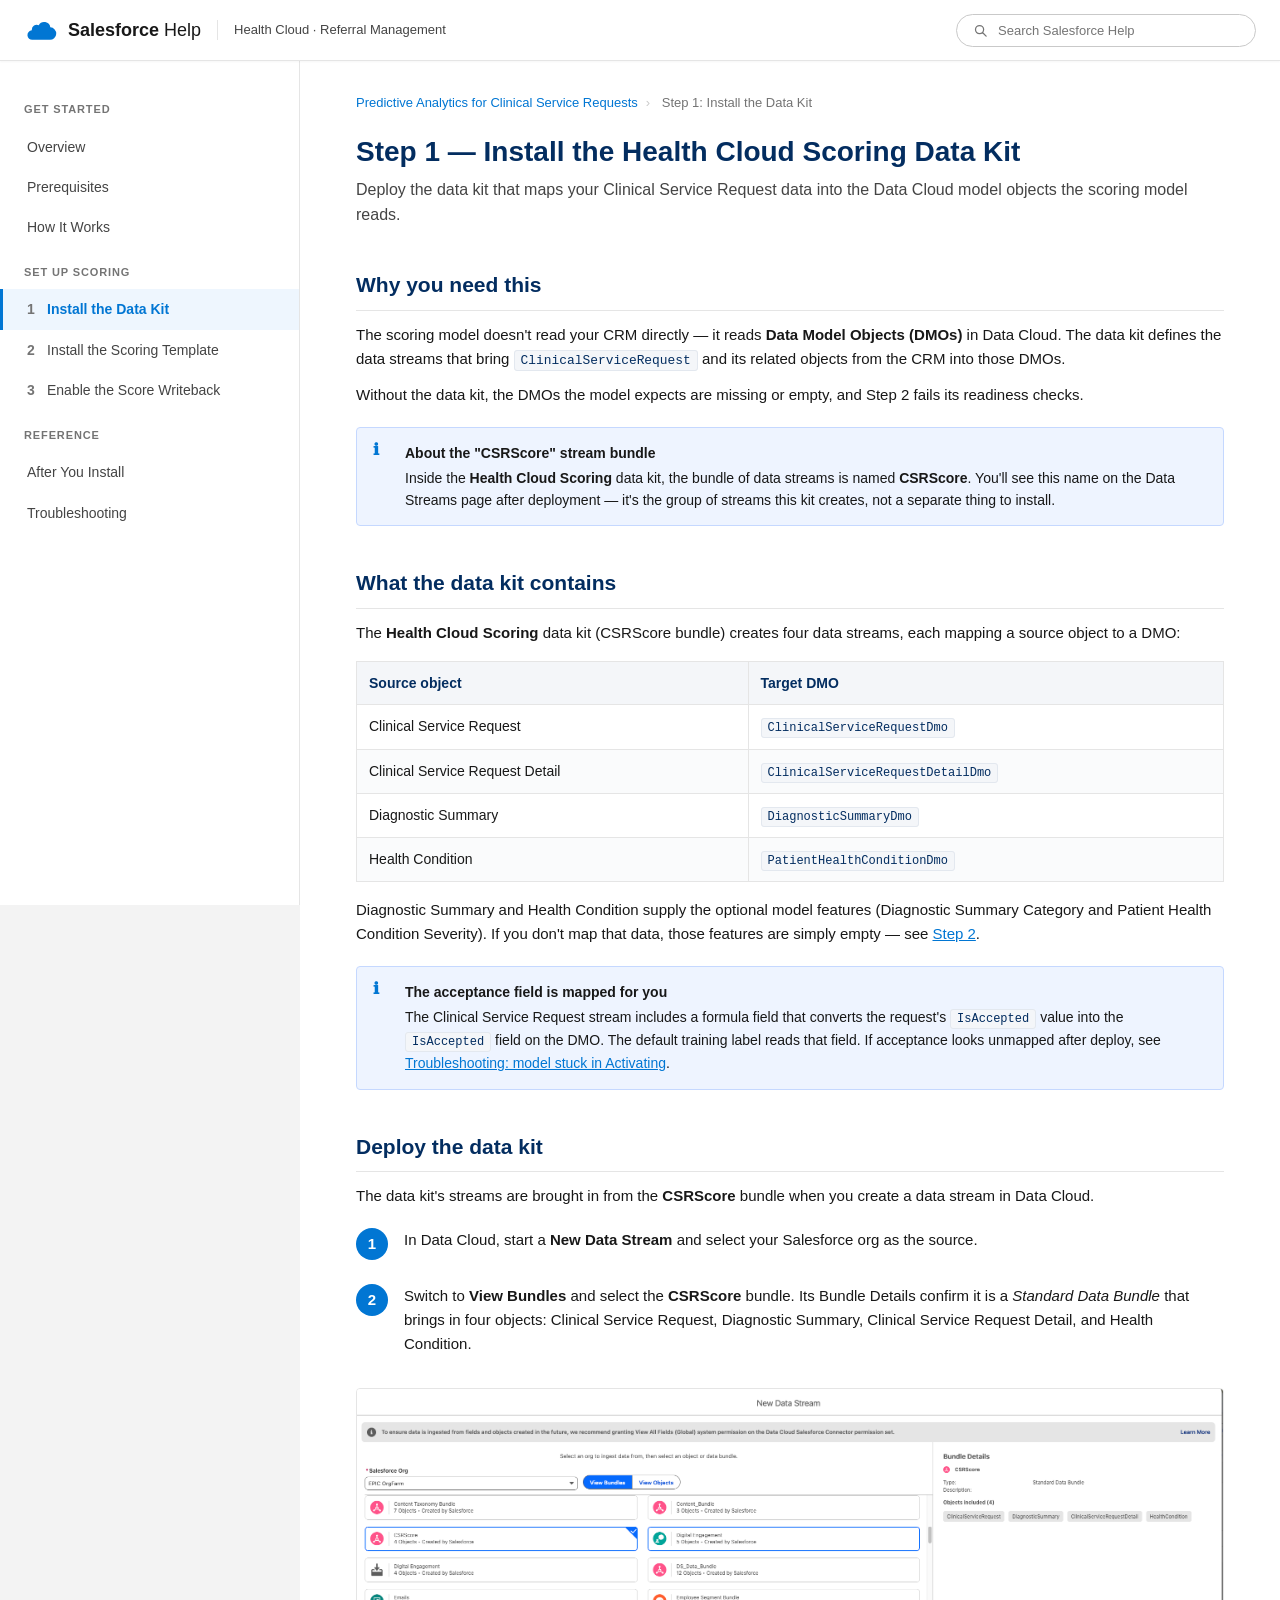
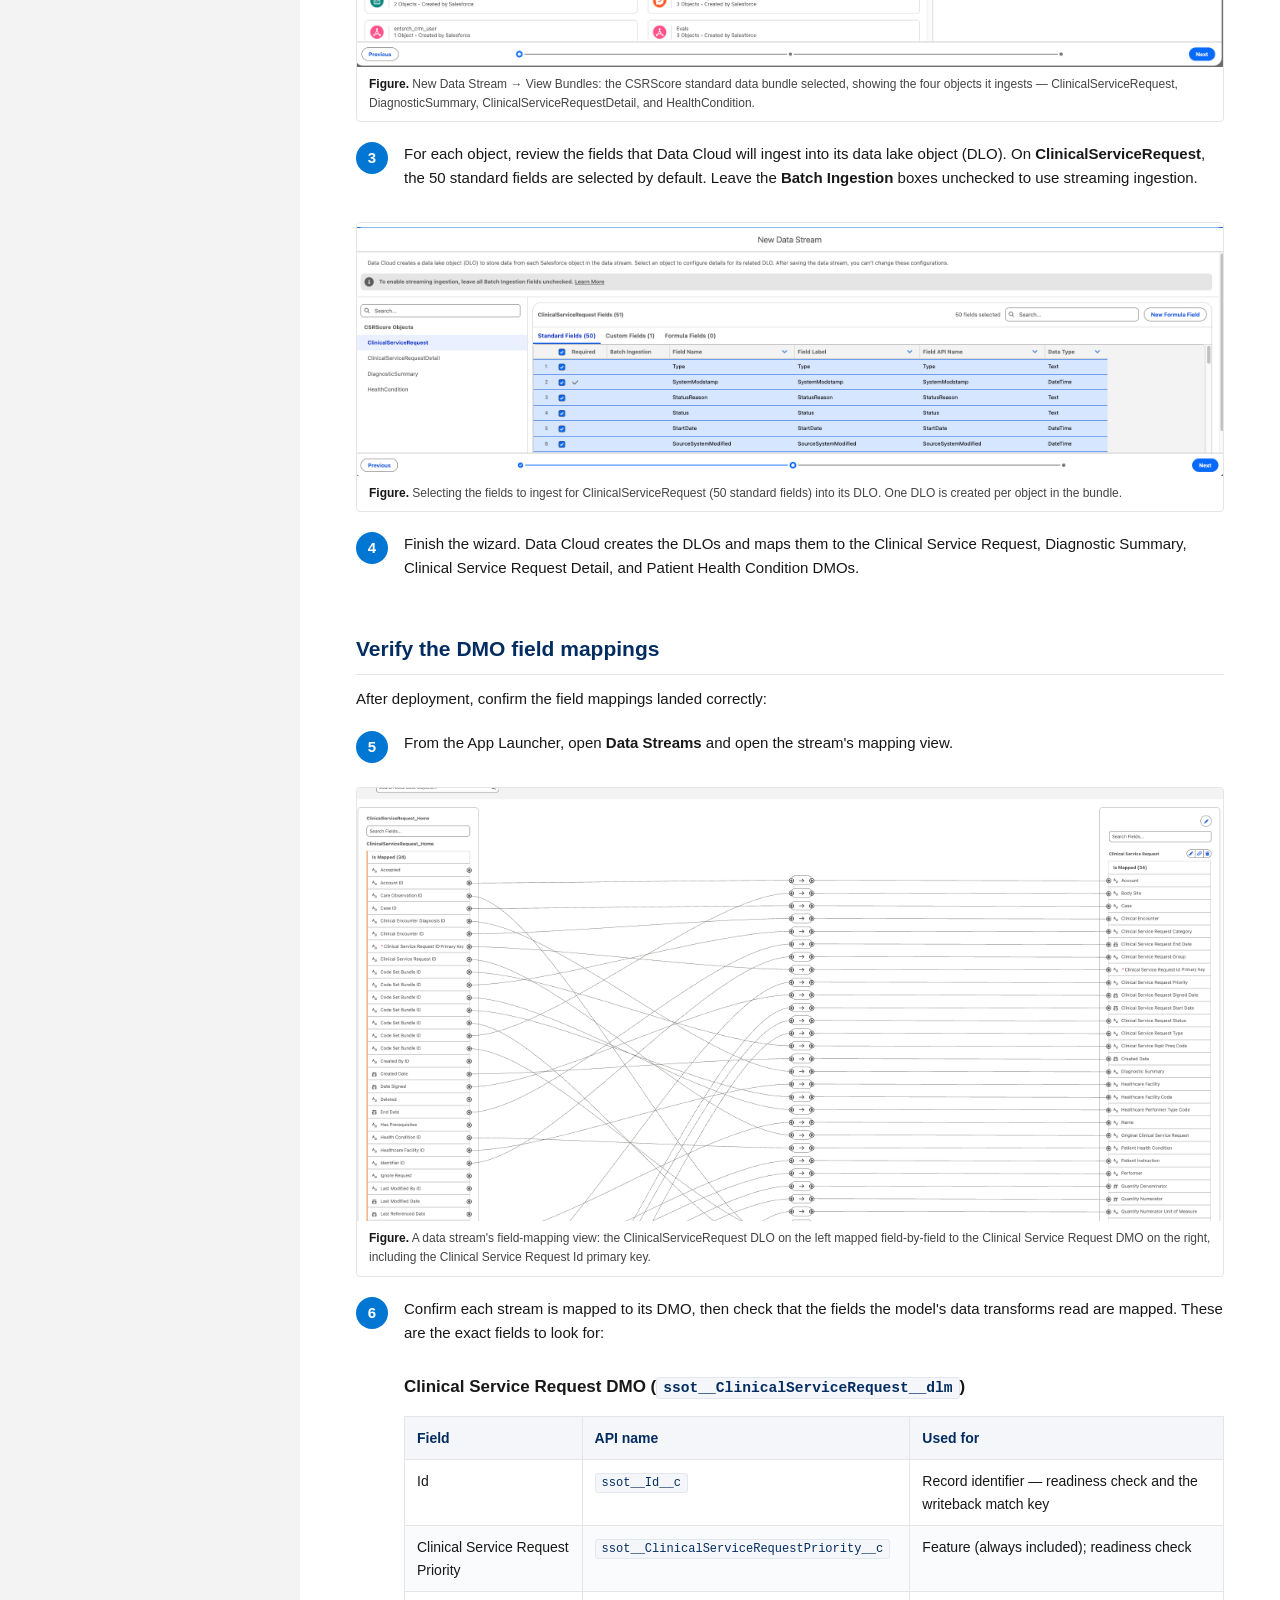
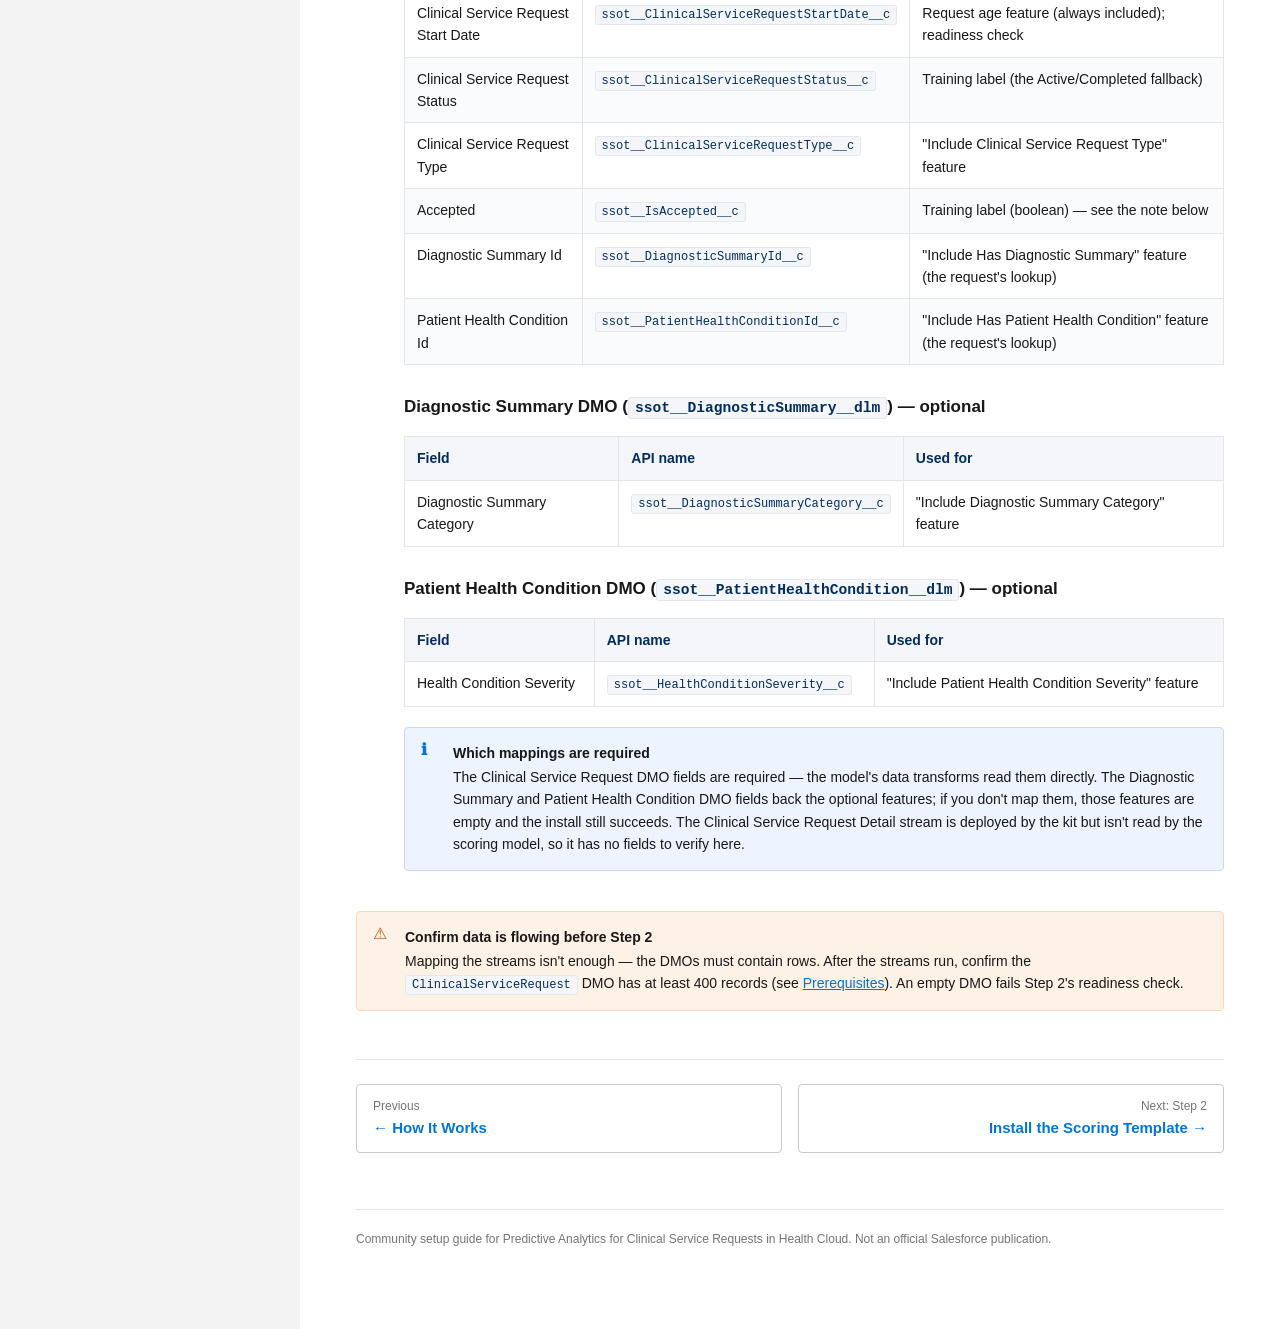
<file: data-kit.html>
<!DOCTYPE html>
<html lang="en">
<head>
  <meta charset="UTF-8">
  <meta name="viewport" content="width=device-width, initial-scale=1.0">
  <title>Step 1: Install the Health Cloud Scoring Data Kit | Predictive Analytics for Clinical Service Requests</title>
  <link rel="stylesheet" href="assets/styles.css">
</head>
<body data-page="data-kit">
  <div class="layout">
    <main class="content">
      <nav class="breadcrumb">
        <a href="index.html">Predictive Analytics for Clinical Service Requests</a><span class="sep">›</span>
        Step 1: Install the Data Kit
      </nav>

      <h1>Step 1 — Install the Health Cloud Scoring Data Kit</h1>
      <p class="subtitle">Deploy the data kit that maps your Clinical Service Request data into the Data Cloud model objects the scoring model reads.</p>

      <h2>Why you need this</h2>
      <p>The scoring model doesn't read your CRM directly — it reads <strong>Data Model Objects (DMOs)</strong> in Data Cloud. The data kit defines the data streams that bring <code>ClinicalServiceRequest</code> and its related objects from the CRM into those DMOs.</p>
      <p>Without the data kit, the DMOs the model expects are missing or empty, and Step 2 fails its readiness checks.</p>

      <div class="callout note">
        <span class="label">About the "CSRScore" stream bundle</span>
        Inside the <strong>Health Cloud Scoring</strong> data kit, the bundle of data streams is named <strong>CSRScore</strong>. You'll see this name on the Data Streams page after deployment — it's the group of streams this kit creates, not a separate thing to install.
      </div>

      <h2>What the data kit contains</h2>
      <p>The <strong>Health Cloud Scoring</strong> data kit (CSRScore bundle) creates four data streams, each mapping a source object to a DMO:</p>
      <table>
        <thead><tr><th>Source object</th><th>Target DMO</th></tr></thead>
        <tbody>
          <tr><td>Clinical Service Request</td><td><code>ClinicalServiceRequestDmo</code></td></tr>
          <tr><td>Clinical Service Request Detail</td><td><code>ClinicalServiceRequestDetailDmo</code></td></tr>
          <tr><td>Diagnostic Summary</td><td><code>DiagnosticSummaryDmo</code></td></tr>
          <tr><td>Health Condition</td><td><code>PatientHealthConditionDmo</code></td></tr>
        </tbody>
      </table>
      <p>Diagnostic Summary and Health Condition supply the optional model features (Diagnostic Summary Category and Patient Health Condition Severity). If you don't map that data, those features are simply empty — see <a href="scoring-framework.html">Step 2</a>.</p>

      <div class="callout note">
        <span class="label">The acceptance field is mapped for you</span>
        The Clinical Service Request stream includes a formula field that converts the request's <code>IsAccepted</code> value into the <code>IsAccepted</code> field on the DMO. The default training label reads that field. If acceptance looks unmapped after deploy, see <a href="troubleshooting.html#activating">Troubleshooting: model stuck in Activating</a>.
      </div>

      <h2>Deploy the data kit</h2>
      <p>The data kit's streams are brought in from the <strong>CSRScore</strong> bundle when you create a data stream in Data Cloud.</p>
      <div class="step"><div class="num">1</div><div class="body"><p>In Data Cloud, start a <strong>New Data Stream</strong> and select your Salesforce org as the source.</p></div></div>
      <div class="step"><div class="num">2</div><div class="body"><p>Switch to <strong>View Bundles</strong> and select the <strong>CSRScore</strong> bundle. Its Bundle Details confirm it is a <em>Standard Data Bundle</em> that brings in four objects: Clinical Service Request, Diagnostic Summary, Clinical Service Request Detail, and Health Condition.</p></div></div>
      <figure class="shot" data-caption="New Data Stream → View Bundles: the CSRScore standard data bundle selected, showing the four objects it ingests — ClinicalServiceRequest, DiagnosticSummary, ClinicalServiceRequestDetail, and HealthCondition." data-src="images/data-stream-bundle.png"></figure>
      <div class="step"><div class="num">3</div><div class="body"><p>For each object, review the fields that Data Cloud will ingest into its data lake object (DLO). On <strong>ClinicalServiceRequest</strong>, the 50 standard fields are selected by default. Leave the <strong>Batch Ingestion</strong> boxes unchecked to use streaming ingestion.</p></div></div>
      <figure class="shot" data-caption="Selecting the fields to ingest for ClinicalServiceRequest (50 standard fields) into its DLO. One DLO is created per object in the bundle." data-src="images/data-stream-fields.png"></figure>
      <div class="step"><div class="num">4</div><div class="body"><p>Finish the wizard. Data Cloud creates the DLOs and maps them to the Clinical Service Request, Diagnostic Summary, Clinical Service Request Detail, and Patient Health Condition DMOs.</p></div></div>

      <h2>Verify the DMO field mappings</h2>
      <p>After deployment, confirm the field mappings landed correctly:</p>
      <div class="step"><div class="num">5</div><div class="body"><p>From the App Launcher, open <strong>Data Streams</strong> and open the stream's mapping view.</p></div></div>
      <figure class="shot" data-caption="A data stream's field-mapping view: the ClinicalServiceRequest DLO on the left mapped field-by-field to the Clinical Service Request DMO on the right, including the Clinical Service Request Id primary key." data-src="images/data-stream-mappings.png"></figure>
      <div class="step"><div class="num">6</div><div class="body">
        <p>Confirm each stream is mapped to its DMO, then check that the fields the model's data transforms read are mapped. These are the exact fields to look for:</p>

        <h3>Clinical Service Request DMO (<code>ssot__ClinicalServiceRequest__dlm</code>)</h3>
        <table>
          <thead><tr><th>Field</th><th>API name</th><th>Used for</th></tr></thead>
          <tbody>
            <tr><td>Id</td><td><code>ssot__Id__c</code></td><td>Record identifier — readiness check and the writeback match key</td></tr>
            <tr><td>Clinical Service Request Priority</td><td><code>ssot__ClinicalServiceRequestPriority__c</code></td><td>Feature (always included); readiness check</td></tr>
            <tr><td>Clinical Service Request Start Date</td><td><code>ssot__ClinicalServiceRequestStartDate__c</code></td><td>Request age feature (always included); readiness check</td></tr>
            <tr><td>Clinical Service Request Status</td><td><code>ssot__ClinicalServiceRequestStatus__c</code></td><td>Training label (the Active/Completed fallback)</td></tr>
            <tr><td>Clinical Service Request Type</td><td><code>ssot__ClinicalServiceRequestType__c</code></td><td>"Include Clinical Service Request Type" feature</td></tr>
            <tr><td>Accepted</td><td><code>ssot__IsAccepted__c</code></td><td>Training label (boolean) — see the note below</td></tr>
            <tr><td>Diagnostic Summary Id</td><td><code>ssot__DiagnosticSummaryId__c</code></td><td>"Include Has Diagnostic Summary" feature (the request's lookup)</td></tr>
            <tr><td>Patient Health Condition Id</td><td><code>ssot__PatientHealthConditionId__c</code></td><td>"Include Has Patient Health Condition" feature (the request's lookup)</td></tr>
          </tbody>
        </table>

        <h3>Diagnostic Summary DMO (<code>ssot__DiagnosticSummary__dlm</code>) — optional</h3>
        <table>
          <thead><tr><th>Field</th><th>API name</th><th>Used for</th></tr></thead>
          <tbody>
            <tr><td>Diagnostic Summary Category</td><td><code>ssot__DiagnosticSummaryCategory__c</code></td><td>"Include Diagnostic Summary Category" feature</td></tr>
          </tbody>
        </table>

        <h3>Patient Health Condition DMO (<code>ssot__PatientHealthCondition__dlm</code>) — optional</h3>
        <table>
          <thead><tr><th>Field</th><th>API name</th><th>Used for</th></tr></thead>
          <tbody>
            <tr><td>Health Condition Severity</td><td><code>ssot__HealthConditionSeverity__c</code></td><td>"Include Patient Health Condition Severity" feature</td></tr>
          </tbody>
        </table>

        <div class="callout note">
          <span class="label">Which mappings are required</span>
          The Clinical Service Request DMO fields are required — the model's data transforms read them directly. The Diagnostic Summary and Patient Health Condition DMO fields back the optional features; if you don't map them, those features are empty and the install still succeeds. The Clinical Service Request Detail stream is deployed by the kit but isn't read by the scoring model, so it has no fields to verify here.
        </div>
      </div></div>

      <div class="callout warning">
        <span class="label">Confirm data is flowing before Step 2</span>
        Mapping the streams isn't enough — the DMOs must contain rows. After the streams run, confirm the <code>ClinicalServiceRequest</code> DMO has at least 400 records (see <a href="prerequisites.html">Prerequisites</a>). An empty DMO fails Step 2's readiness check.
      </div>

      <div class="pager">
        <a class="prev" href="how-it-works.html"><span class="dir">Previous</span><span class="ttl">← How It Works</span></a>
        <a class="next" href="scoring-framework.html"><span class="dir">Next: Step 2</span><span class="ttl">Install the Scoring Template →</span></a>
      </div>

      <footer>Community setup guide for Predictive Analytics for Clinical Service Requests in Health Cloud. Not an official Salesforce publication.</footer>
    </main>
  </div>
  <script src="assets/site.js"></script>
</body>
</html>
</file>
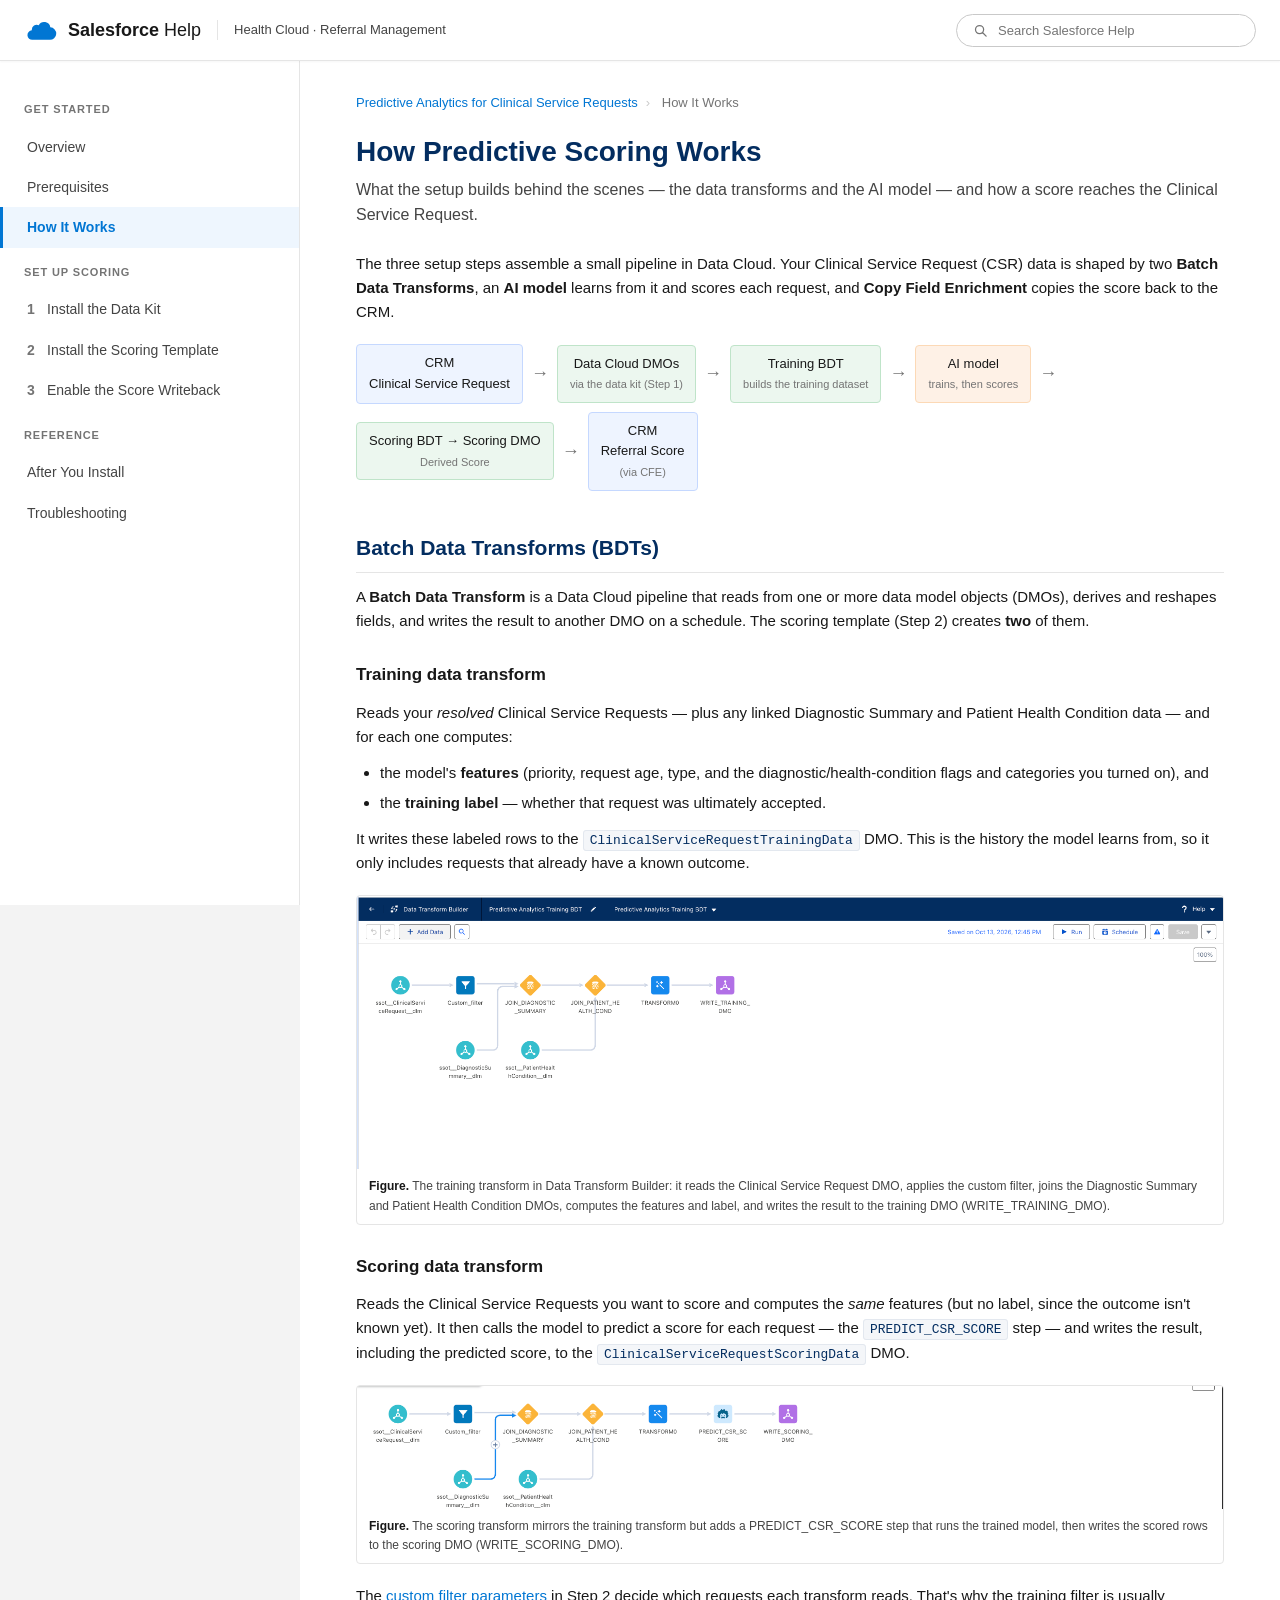
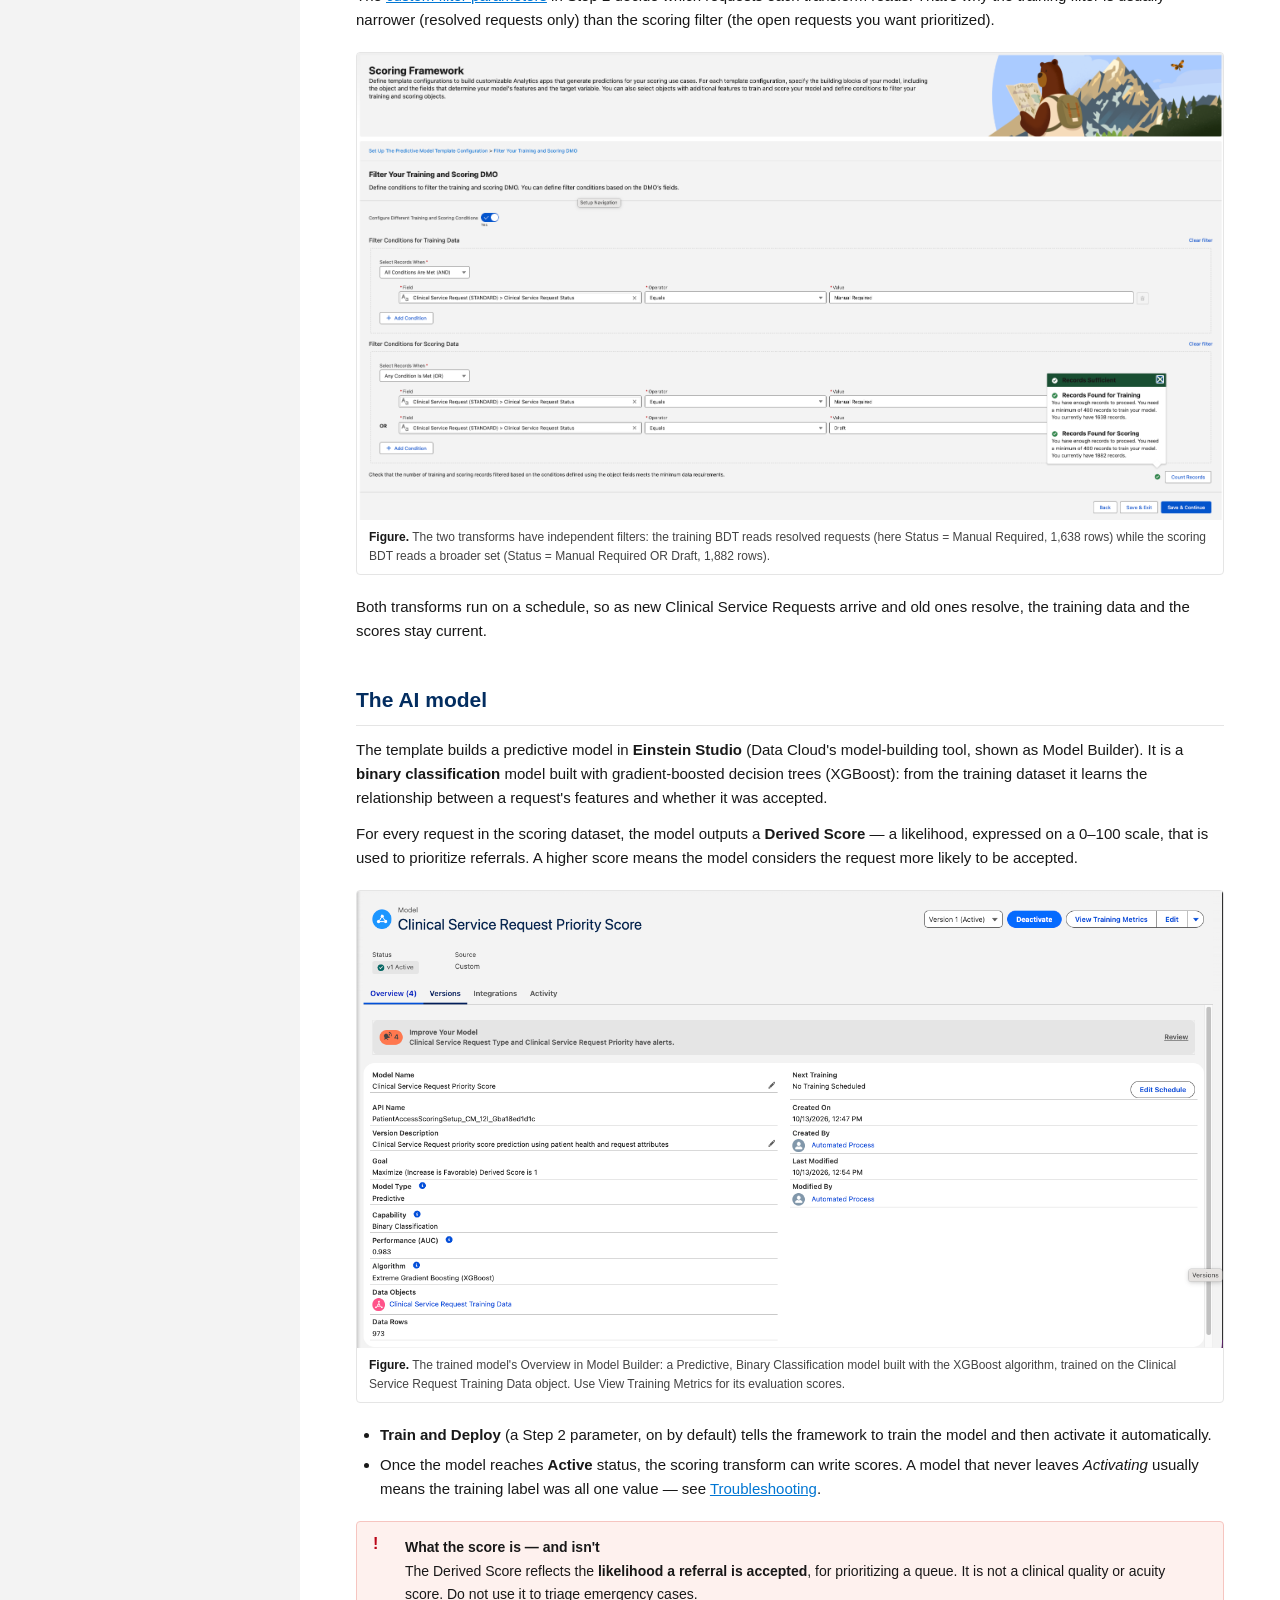
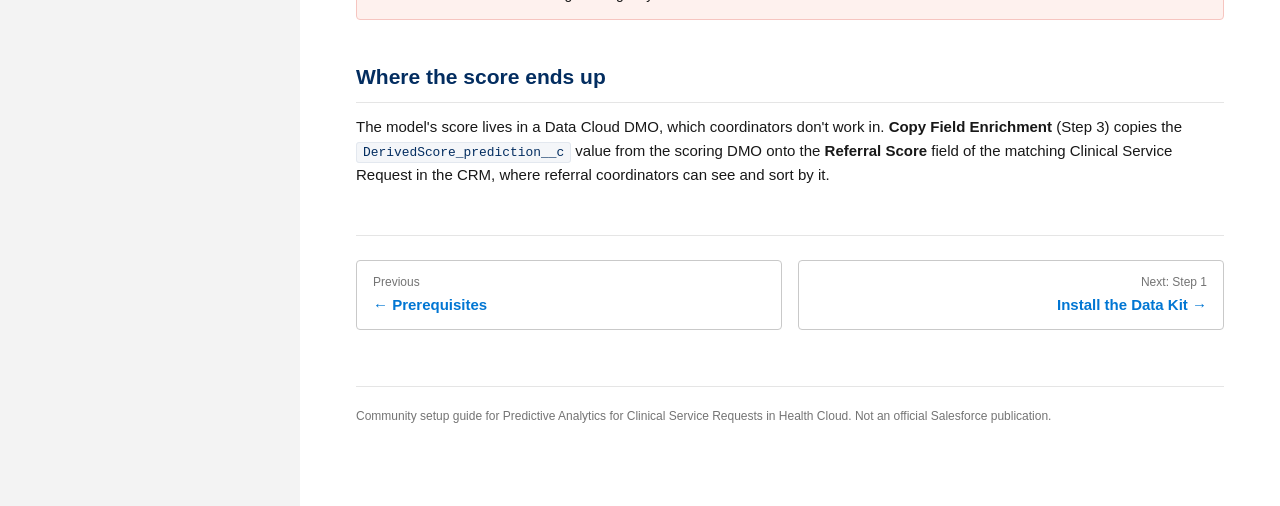
<file: how-it-works.html>
<!DOCTYPE html>
<html lang="en">
<head>
  <meta charset="UTF-8">
  <meta name="viewport" content="width=device-width, initial-scale=1.0">
  <title>How Predictive Scoring Works | Predictive Analytics for Clinical Service Requests</title>
  <link rel="stylesheet" href="assets/styles.css">
</head>
<body data-page="how-it-works">
  <div class="layout">
    <main class="content">
      <nav class="breadcrumb">
        <a href="index.html">Predictive Analytics for Clinical Service Requests</a><span class="sep">›</span>
        How It Works
      </nav>

      <h1>How Predictive Scoring Works</h1>
      <p class="subtitle">What the setup builds behind the scenes — the data transforms and the AI model — and how a score reaches the Clinical Service Request.</p>

      <p>The three setup steps assemble a small pipeline in Data Cloud. Your Clinical Service Request (CSR) data is shaped by two <strong>Batch Data Transforms</strong>, an <strong>AI model</strong> learns from it and scores each request, and <strong>Copy Field Enrichment</strong> copies the score back to the CRM.</p>

      <div class="flow">
        <div class="node crm">CRM<br>Clinical Service Request</div>
        <span class="arrow">→</span>
        <div class="node dc">Data Cloud DMOs<br><span class="muted">via the data kit (Step 1)</span></div>
        <span class="arrow">→</span>
        <div class="node dc">Training BDT<br><span class="muted">builds the training dataset</span></div>
        <span class="arrow">→</span>
        <div class="node model">AI model<br><span class="muted">trains, then scores</span></div>
        <span class="arrow">→</span>
        <div class="node dc">Scoring BDT → Scoring DMO<br><span class="muted">Derived Score</span></div>
        <span class="arrow">→</span>
        <div class="node crm">CRM<br>Referral Score <span class="muted">(via CFE)</span></div>
      </div>

      <h2 id="bdts">Batch Data Transforms (BDTs)</h2>
      <p>A <strong>Batch Data Transform</strong> is a Data Cloud pipeline that reads from one or more data model objects (DMOs), derives and reshapes fields, and writes the result to another DMO on a schedule. The scoring template (Step 2) creates <strong>two</strong> of them.</p>

      <h3>Training data transform</h3>
      <p>Reads your <em>resolved</em> Clinical Service Requests — plus any linked Diagnostic Summary and Patient Health Condition data — and for each one computes:</p>
      <ul>
        <li>the model's <strong>features</strong> (priority, request age, type, and the diagnostic/health-condition flags and categories you turned on), and</li>
        <li>the <strong>training label</strong> — whether that request was ultimately accepted.</li>
      </ul>
      <p>It writes these labeled rows to the <code>ClinicalServiceRequestTrainingData</code> DMO. This is the history the model learns from, so it only includes requests that already have a known outcome.</p>
      <figure class="shot" data-caption="The training transform in Data Transform Builder: it reads the Clinical Service Request DMO, applies the custom filter, joins the Diagnostic Summary and Patient Health Condition DMOs, computes the features and label, and writes the result to the training DMO (WRITE_TRAINING_DMO)." data-src="images/bdt-training-flow.png"></figure>

      <h3>Scoring data transform</h3>
      <p>Reads the Clinical Service Requests you want to score and computes the <em>same</em> features (but no label, since the outcome isn't known yet). It then calls the model to predict a score for each request — the <code>PREDICT_CSR_SCORE</code> step — and writes the result, including the predicted score, to the <code>ClinicalServiceRequestScoringData</code> DMO.</p>
      <figure class="shot" data-caption="The scoring transform mirrors the training transform but adds a PREDICT_CSR_SCORE step that runs the trained model, then writes the scored rows to the scoring DMO (WRITE_SCORING_DMO)." data-src="images/bdt-scoring-flow.png"></figure>

      <p>The <a href="scoring-framework.html#filters">custom filter parameters</a> in Step 2 decide which requests each transform reads. That's why the training filter is usually narrower (resolved requests only) than the scoring filter (the open requests you want prioritized).</p>

      <figure class="shot" data-caption="The two transforms have independent filters: the training BDT reads resolved requests (here Status = Manual Required, 1,638 rows) while the scoring BDT reads a broader set (Status = Manual Required OR Draft, 1,882 rows)." data-src="images/scoring-filter-split.png"></figure>

      <p>Both transforms run on a schedule, so as new Clinical Service Requests arrive and old ones resolve, the training data and the scores stay current.</p>

      <h2>The AI model</h2>
      <p>The template builds a predictive model in <strong>Einstein Studio</strong> (Data Cloud's model-building tool, shown as Model Builder). It is a <strong>binary classification</strong> model built with gradient-boosted decision trees (XGBoost): from the training dataset it learns the relationship between a request's features and whether it was accepted.</p>
      <p>For every request in the scoring dataset, the model outputs a <strong>Derived Score</strong> — a likelihood, expressed on a 0–100 scale, that is used to prioritize referrals. A higher score means the model considers the request more likely to be accepted.</p>
      <figure class="shot" data-caption="The trained model's Overview in Model Builder: a Predictive, Binary Classification model built with the XGBoost algorithm, trained on the Clinical Service Request Training Data object. Use View Training Metrics for its evaluation scores." data-src="images/ai-model-detail.png"></figure>
      <ul>
        <li><strong>Train and Deploy</strong> (a Step 2 parameter, on by default) tells the framework to train the model and then activate it automatically.</li>
        <li>Once the model reaches <strong>Active</strong> status, the scoring transform can write scores. A model that never leaves <em>Activating</em> usually means the training label was all one value — see <a href="troubleshooting.html#activating">Troubleshooting</a>.</li>
      </ul>

      <div class="callout important">
        <span class="label">What the score is — and isn't</span>
        The Derived Score reflects the <strong>likelihood a referral is accepted</strong>, for prioritizing a queue. It is not a clinical quality or acuity score. Do not use it to triage emergency cases.
      </div>

      <h2>Where the score ends up</h2>
      <p>The model's score lives in a Data Cloud DMO, which coordinators don't work in. <strong>Copy Field Enrichment</strong> (Step 3) copies the <code>DerivedScore_prediction__c</code> value from the scoring DMO onto the <strong>Referral Score</strong> field of the matching Clinical Service Request in the CRM, where referral coordinators can see and sort by it.</p>

      <div class="pager">
        <a class="prev" href="prerequisites.html"><span class="dir">Previous</span><span class="ttl">← Prerequisites</span></a>
        <a class="next" href="data-kit.html"><span class="dir">Next: Step 1</span><span class="ttl">Install the Data Kit →</span></a>
      </div>

      <footer>Community setup guide for Predictive Analytics for Clinical Service Requests in Health Cloud. Not an official Salesforce publication.</footer>
    </main>
  </div>
  <script src="assets/site.js"></script>
</body>
</html>
</file>
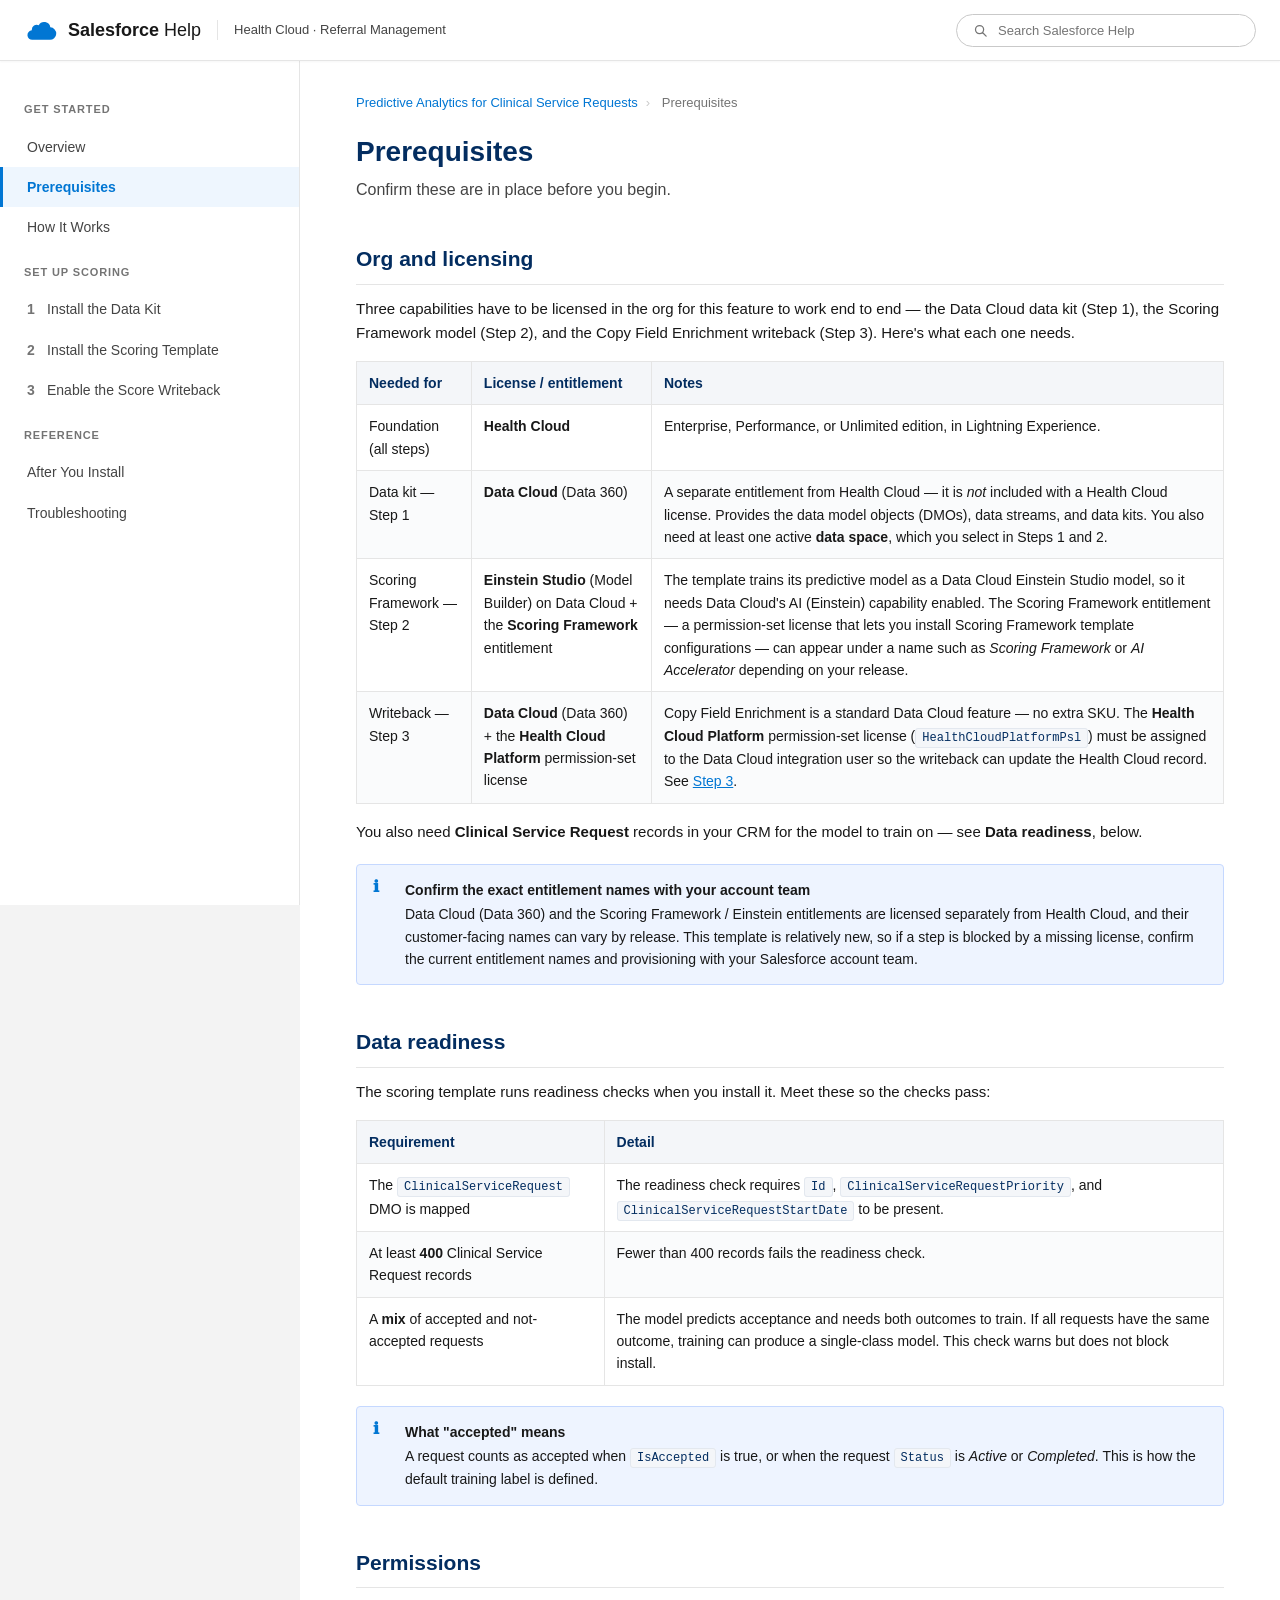
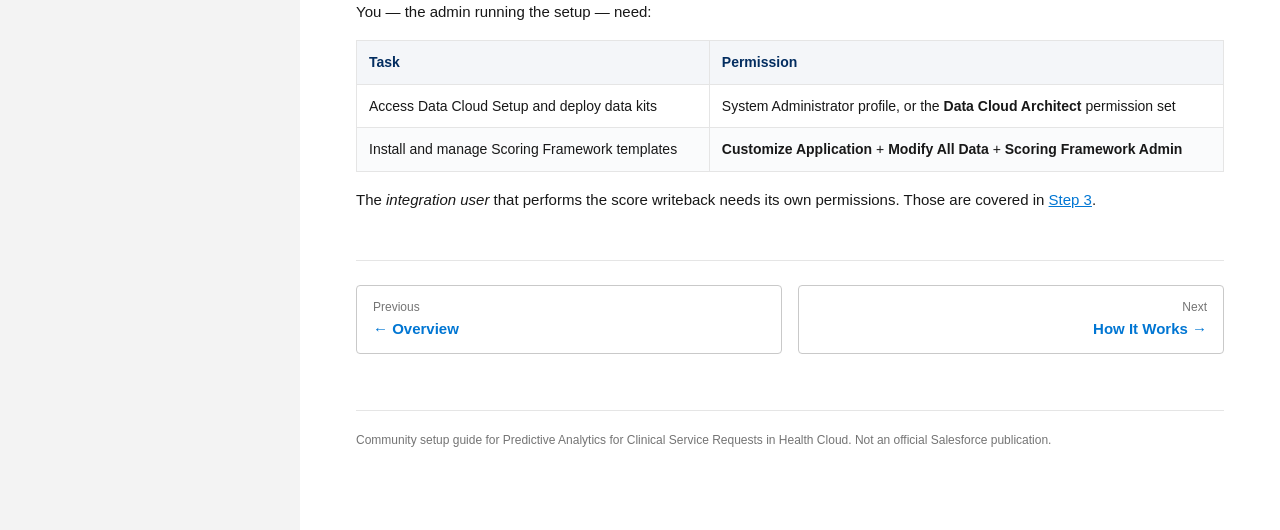
<file: prerequisites.html>
<!DOCTYPE html>
<html lang="en">
<head>
  <meta charset="UTF-8">
  <meta name="viewport" content="width=device-width, initial-scale=1.0">
  <title>Prerequisites | Predictive Analytics for Clinical Service Requests</title>
  <link rel="stylesheet" href="assets/styles.css">
</head>
<body data-page="prerequisites">
  <div class="layout">
    <main class="content">
      <nav class="breadcrumb">
        <a href="index.html">Predictive Analytics for Clinical Service Requests</a><span class="sep">›</span>
        Prerequisites
      </nav>

      <h1>Prerequisites</h1>
      <p class="subtitle">Confirm these are in place before you begin.</p>

      <h2>Org and licensing</h2>
      <p>Three capabilities have to be licensed in the org for this feature to work end to end — the Data Cloud data kit (Step 1), the Scoring Framework model (Step 2), and the Copy Field Enrichment writeback (Step 3). Here's what each one needs.</p>
      <table>
        <thead><tr><th>Needed for</th><th>License / entitlement</th><th>Notes</th></tr></thead>
        <tbody>
          <tr>
            <td>Foundation (all steps)</td>
            <td><strong>Health Cloud</strong></td>
            <td>Enterprise, Performance, or Unlimited edition, in Lightning Experience.</td>
          </tr>
          <tr>
            <td>Data kit — Step 1</td>
            <td><strong>Data Cloud</strong> (Data 360)</td>
            <td>A separate entitlement from Health Cloud — it is <em>not</em> included with a Health Cloud license. Provides the data model objects (DMOs), data streams, and data kits. You also need at least one active <strong>data space</strong>, which you select in Steps 1 and 2.</td>
          </tr>
          <tr>
            <td>Scoring Framework — Step 2</td>
            <td><strong>Einstein Studio</strong> (Model Builder) on Data Cloud + the <strong>Scoring Framework</strong> entitlement</td>
            <td>The template trains its predictive model as a Data Cloud Einstein Studio model, so it needs Data Cloud's AI (Einstein) capability enabled. The Scoring Framework entitlement — a permission-set license that lets you install Scoring Framework template configurations — can appear under a name such as <em>Scoring Framework</em> or <em>AI Accelerator</em> depending on your release.</td>
          </tr>
          <tr>
            <td>Writeback — Step 3</td>
            <td><strong>Data Cloud</strong> (Data 360) + the <strong>Health Cloud Platform</strong> permission-set license</td>
            <td>Copy Field Enrichment is a standard Data Cloud feature — no extra SKU. The <strong>Health Cloud Platform</strong> permission-set license (<code>HealthCloudPlatformPsl</code>) must be assigned to the Data Cloud integration user so the writeback can update the Health Cloud record. See <a href="cfe-permissions.html">Step 3</a>.</td>
          </tr>
        </tbody>
      </table>
      <p>You also need <strong>Clinical Service Request</strong> records in your CRM for the model to train on — see <strong>Data readiness</strong>, below.</p>

      <div class="callout note">
        <span class="label">Confirm the exact entitlement names with your account team</span>
        Data Cloud (Data 360) and the Scoring Framework / Einstein entitlements are licensed separately from Health Cloud, and their customer-facing names can vary by release. This template is relatively new, so if a step is blocked by a missing license, confirm the current entitlement names and provisioning with your Salesforce account team.
      </div>

      <h2>Data readiness</h2>
      <p>The scoring template runs readiness checks when you install it. Meet these so the checks pass:</p>
      <table>
        <thead><tr><th>Requirement</th><th>Detail</th></tr></thead>
        <tbody>
          <tr>
            <td>The <code>ClinicalServiceRequest</code> DMO is mapped</td>
            <td>The readiness check requires <code>Id</code>, <code>ClinicalServiceRequestPriority</code>, and <code>ClinicalServiceRequestStartDate</code> to be present.</td>
          </tr>
          <tr>
            <td>At least <strong>400</strong> Clinical Service Request records</td>
            <td>Fewer than 400 records fails the readiness check.</td>
          </tr>
          <tr>
            <td>A <strong>mix</strong> of accepted and not-accepted requests</td>
            <td>The model predicts acceptance and needs both outcomes to train. If all requests have the same outcome, training can produce a single-class model. This check warns but does not block install.</td>
          </tr>
        </tbody>
      </table>

      <div class="callout note">
        <span class="label">What "accepted" means</span>
        A request counts as accepted when <code>IsAccepted</code> is true, or when the request <code>Status</code> is <em>Active</em> or <em>Completed</em>. This is how the default training label is defined.
      </div>

      <h2>Permissions</h2>
      <p>You — the admin running the setup — need:</p>
      <table>
        <thead><tr><th>Task</th><th>Permission</th></tr></thead>
        <tbody>
          <tr><td>Access Data Cloud Setup and deploy data kits</td><td>System Administrator profile, or the <strong>Data Cloud Architect</strong> permission set</td></tr>
          <tr><td>Install and manage Scoring Framework templates</td><td><strong>Customize Application</strong> + <strong>Modify All Data</strong> + <strong>Scoring Framework Admin</strong></td></tr>
        </tbody>
      </table>
      <p>The <em>integration user</em> that performs the score writeback needs its own permissions. Those are covered in <a href="cfe-permissions.html">Step 3</a>.</p>

      <div class="pager">
        <a class="prev" href="index.html"><span class="dir">Previous</span><span class="ttl">← Overview</span></a>
        <a class="next" href="how-it-works.html"><span class="dir">Next</span><span class="ttl">How It Works →</span></a>
      </div>

      <footer>Community setup guide for Predictive Analytics for Clinical Service Requests in Health Cloud. Not an official Salesforce publication.</footer>
    </main>
  </div>
  <script src="assets/site.js"></script>
</body>
</html>
</file>
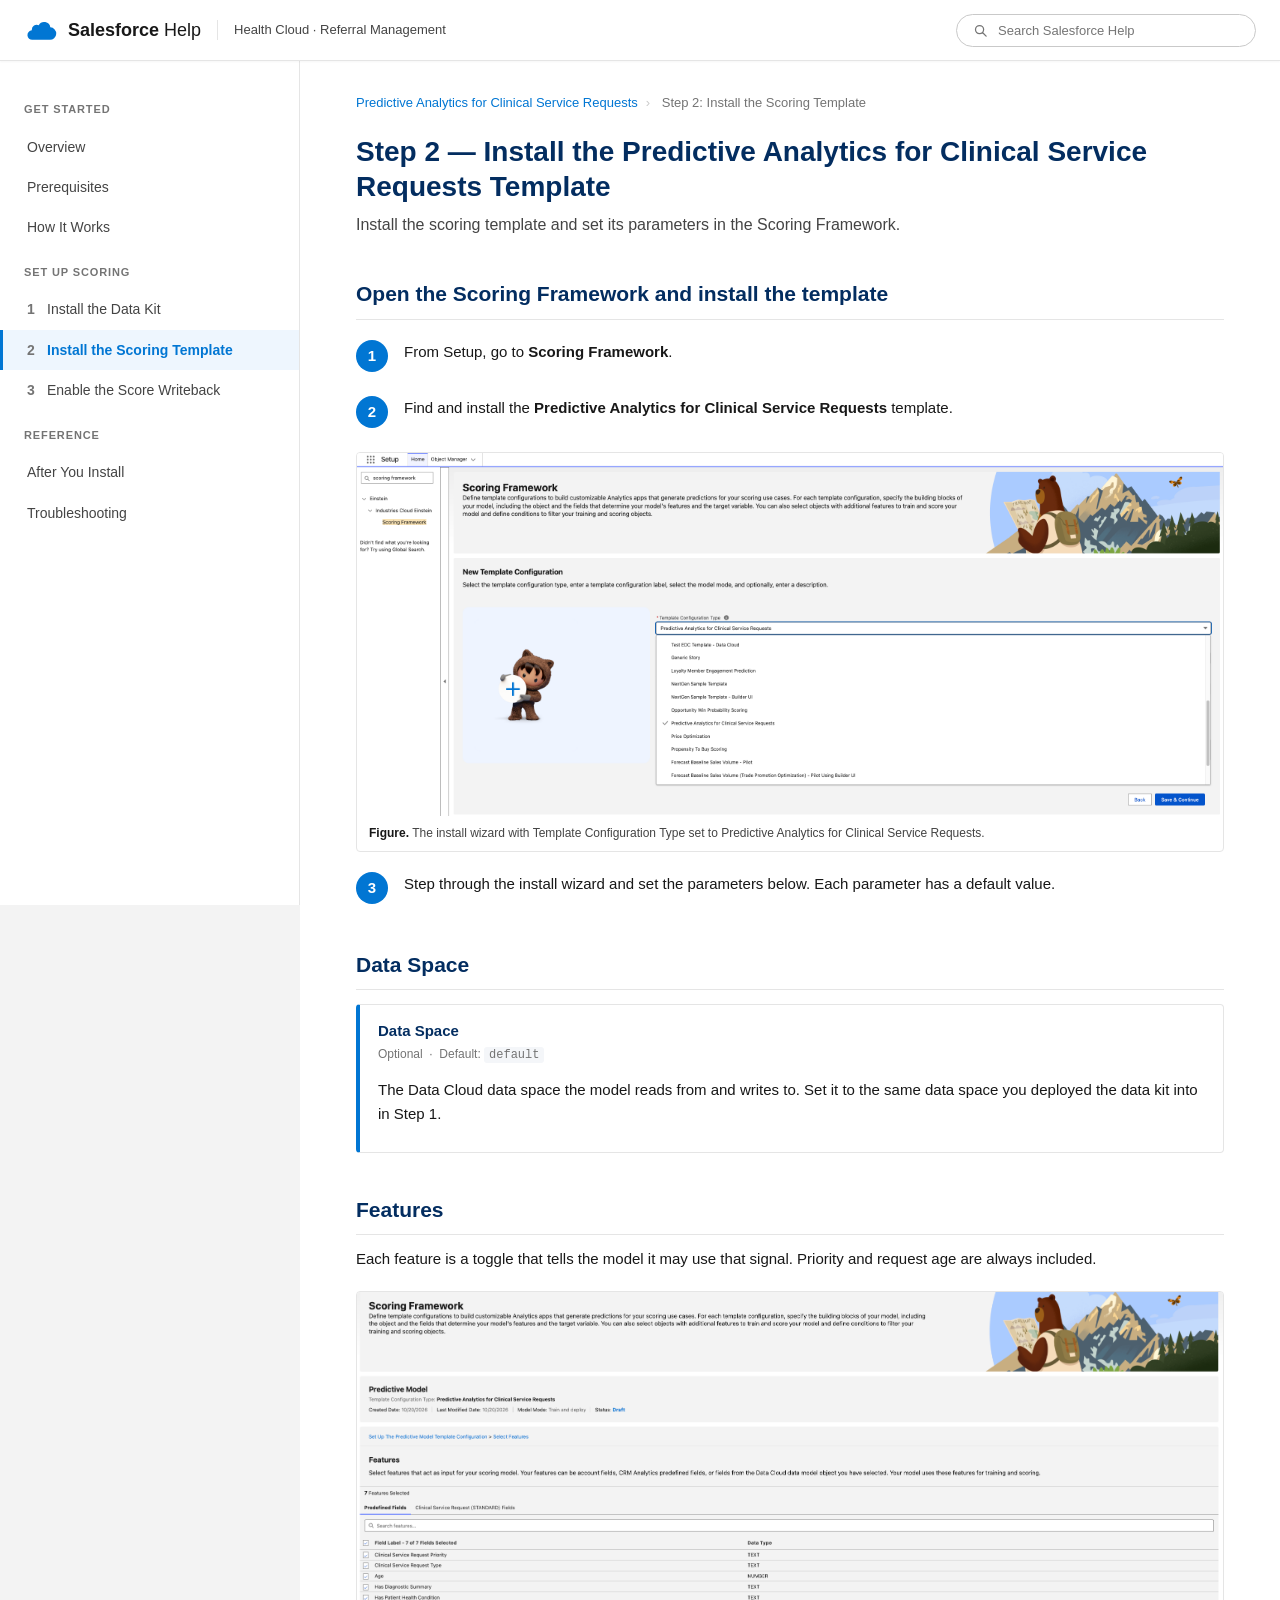
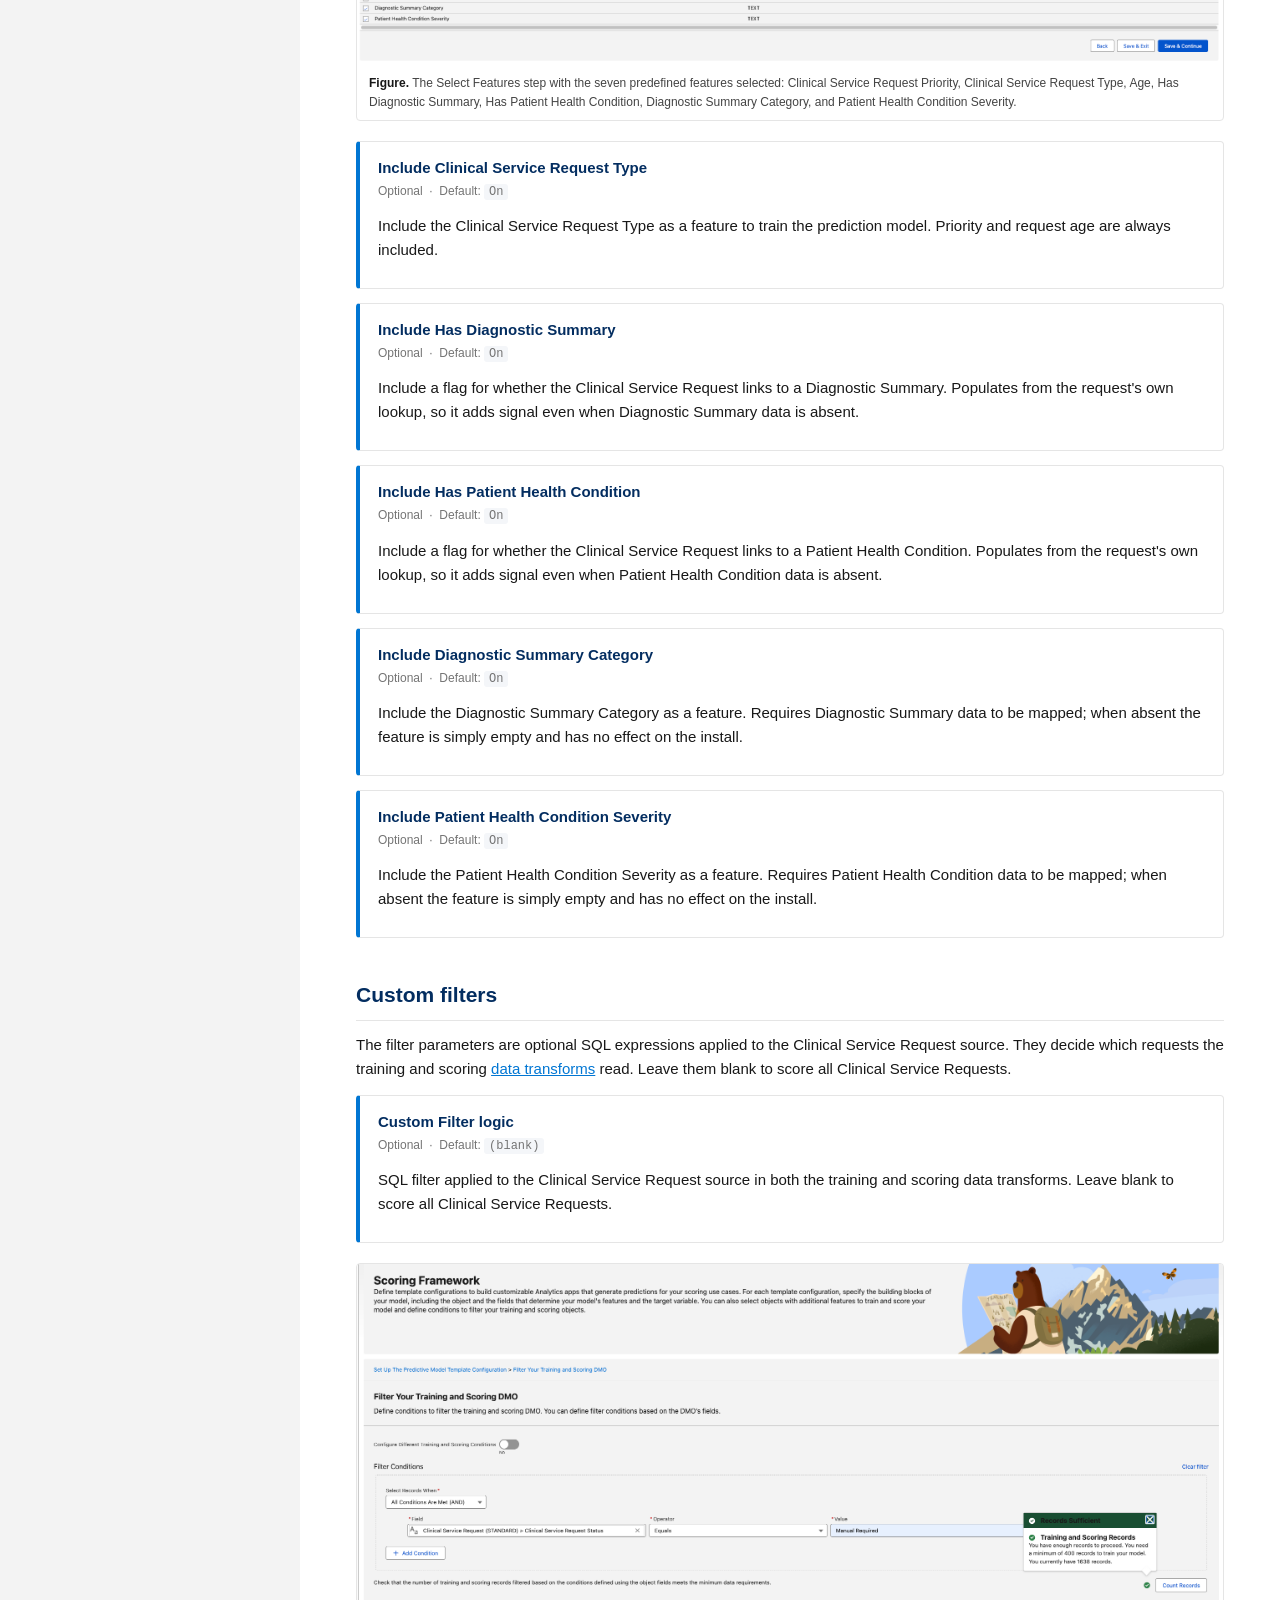
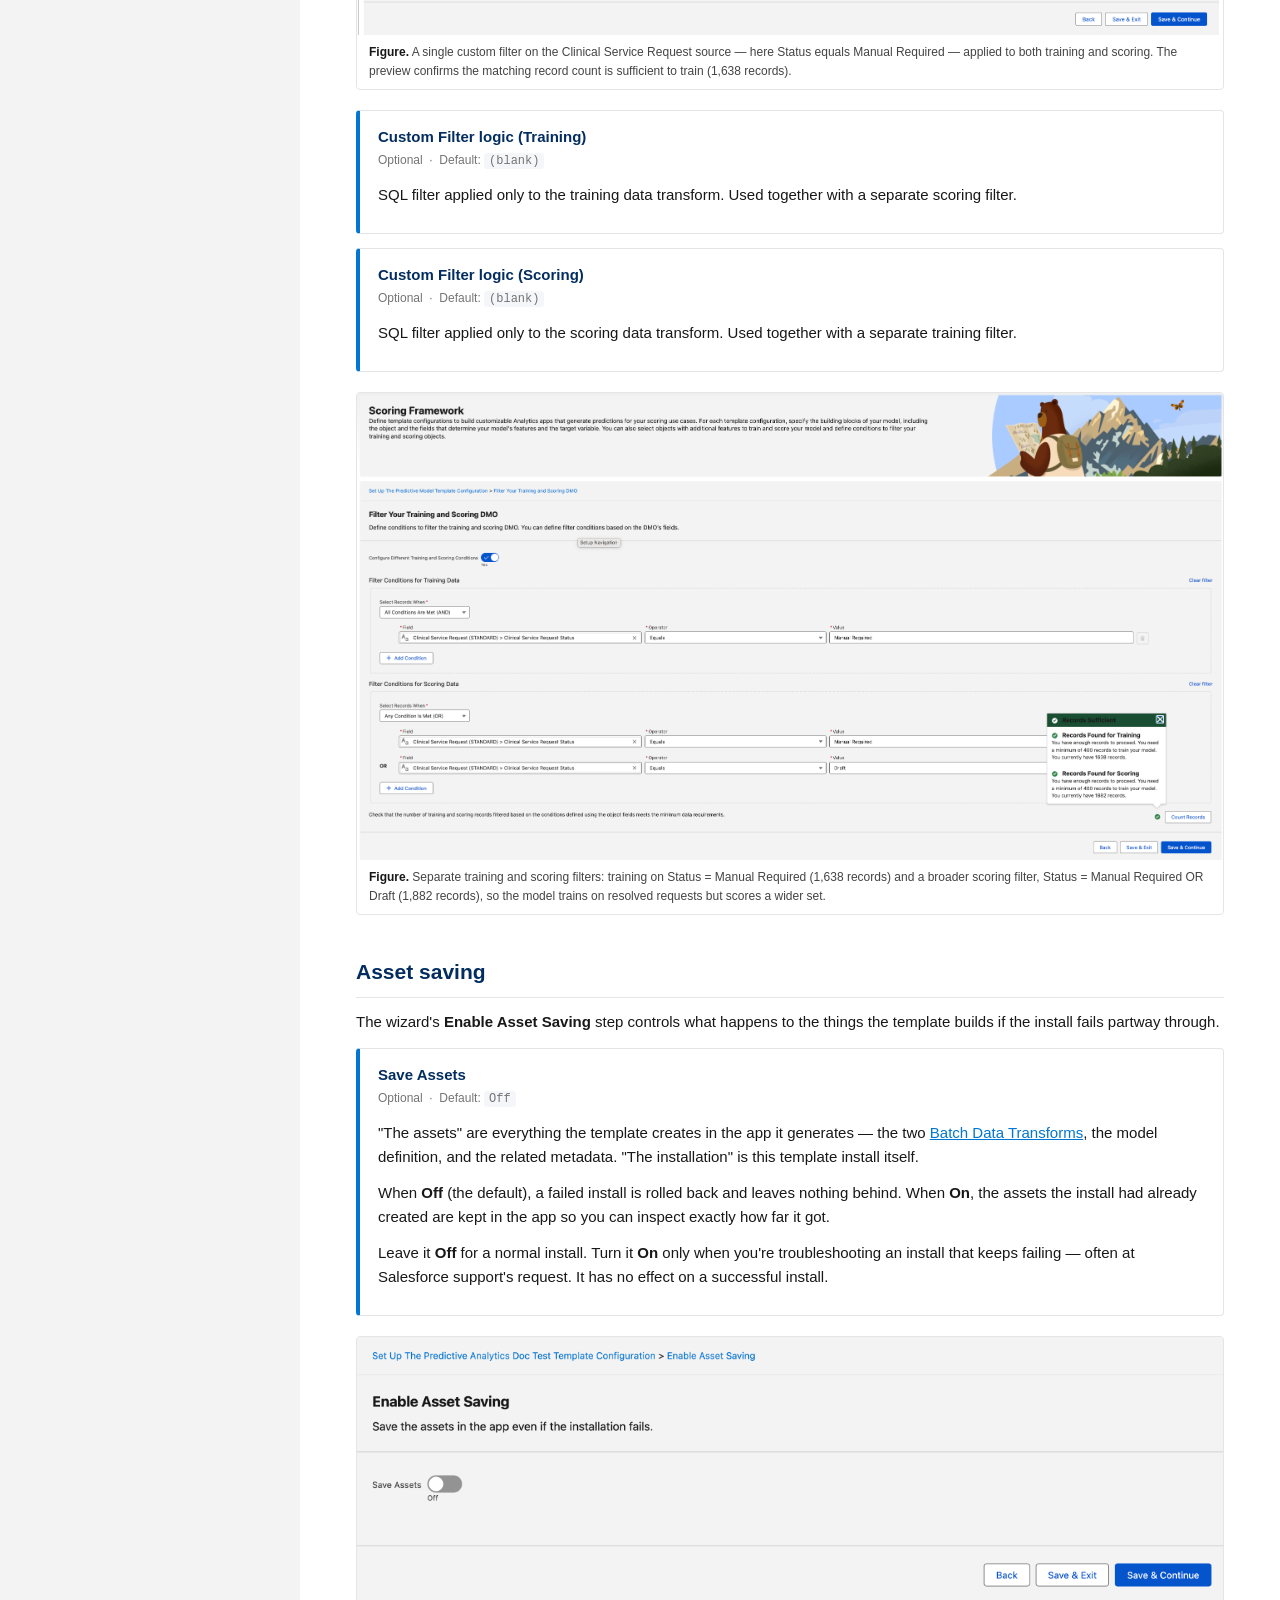
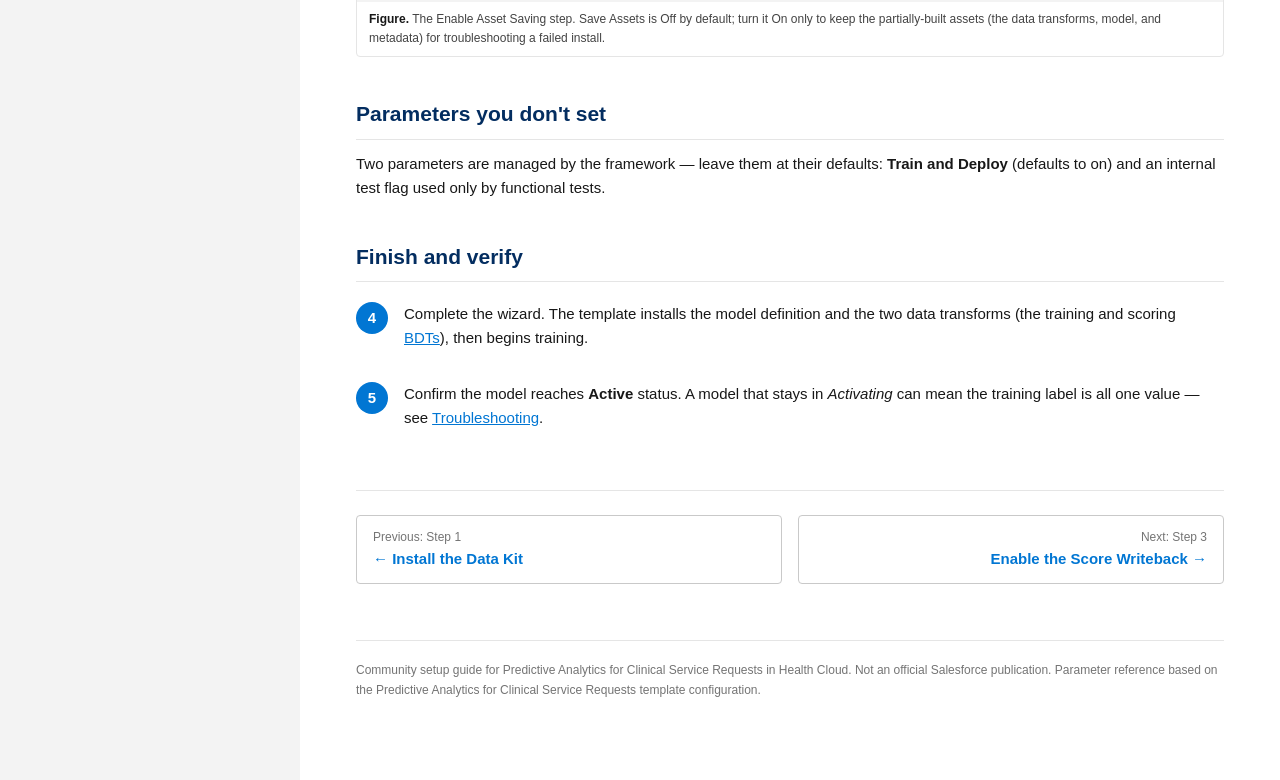
<file: scoring-framework.html>
<!DOCTYPE html>
<html lang="en">
<head>
  <meta charset="UTF-8">
  <meta name="viewport" content="width=device-width, initial-scale=1.0">
  <title>Step 2: Install the Predictive Analytics for Clinical Service Requests Template | Predictive Analytics for Clinical Service Requests</title>
  <link rel="stylesheet" href="assets/styles.css">
</head>
<body data-page="scoring-framework">
  <div class="layout">
    <main class="content">
      <nav class="breadcrumb">
        <a href="index.html">Predictive Analytics for Clinical Service Requests</a><span class="sep">›</span>
        Step 2: Install the Scoring Template
      </nav>

      <h1>Step 2 — Install the Predictive Analytics for Clinical Service Requests Template</h1>
      <p class="subtitle">Install the scoring template and set its parameters in the Scoring Framework.</p>

      <h2>Open the Scoring Framework and install the template</h2>
      <div class="step"><div class="num">1</div><div class="body"><p>From Setup, go to <strong>Scoring Framework</strong>.</p></div></div>
      <div class="step"><div class="num">2</div><div class="body">
        <p>Find and install the <strong>Predictive Analytics for Clinical Service Requests</strong> template.</p>
      </div></div>
      <figure class="shot" data-caption="The install wizard with Template Configuration Type set to Predictive Analytics for Clinical Service Requests." data-src="images/scoring-template-type.png"></figure>
      <div class="step"><div class="num">3</div><div class="body"><p>Step through the install wizard and set the parameters below. Each parameter has a default value.</p></div></div>

      <h2>Data Space</h2>

      <div class="param">
        <div class="pname">Data Space</div>
        <div class="pmeta">Optional &nbsp;·&nbsp; Default: <span class="default">default</span></div>
        <p>The Data Cloud data space the model reads from and writes to. Set it to the same data space you deployed the data kit into in Step 1.</p>
      </div>

      <h2>Features</h2>
      <p>Each feature is a toggle that tells the model it may use that signal. Priority and request age are always included.</p>

      <figure class="shot" data-caption="The Select Features step with the seven predefined features selected: Clinical Service Request Priority, Clinical Service Request Type, Age, Has Diagnostic Summary, Has Patient Health Condition, Diagnostic Summary Category, and Patient Health Condition Severity." data-src="images/scoring-features.png"></figure>

      <div class="param">
        <div class="pname">Include Clinical Service Request Type</div>
        <div class="pmeta">Optional &nbsp;·&nbsp; Default: <span class="default">On</span></div>
        <p>Include the Clinical Service Request Type as a feature to train the prediction model. Priority and request age are always included.</p>
      </div>

      <div class="param">
        <div class="pname">Include Has Diagnostic Summary</div>
        <div class="pmeta">Optional &nbsp;·&nbsp; Default: <span class="default">On</span></div>
        <p>Include a flag for whether the Clinical Service Request links to a Diagnostic Summary. Populates from the request's own lookup, so it adds signal even when Diagnostic Summary data is absent.</p>
      </div>

      <div class="param">
        <div class="pname">Include Has Patient Health Condition</div>
        <div class="pmeta">Optional &nbsp;·&nbsp; Default: <span class="default">On</span></div>
        <p>Include a flag for whether the Clinical Service Request links to a Patient Health Condition. Populates from the request's own lookup, so it adds signal even when Patient Health Condition data is absent.</p>
      </div>

      <div class="param">
        <div class="pname">Include Diagnostic Summary Category</div>
        <div class="pmeta">Optional &nbsp;·&nbsp; Default: <span class="default">On</span></div>
        <p>Include the Diagnostic Summary Category as a feature. Requires Diagnostic Summary data to be mapped; when absent the feature is simply empty and has no effect on the install.</p>
      </div>

      <div class="param">
        <div class="pname">Include Patient Health Condition Severity</div>
        <div class="pmeta">Optional &nbsp;·&nbsp; Default: <span class="default">On</span></div>
        <p>Include the Patient Health Condition Severity as a feature. Requires Patient Health Condition data to be mapped; when absent the feature is simply empty and has no effect on the install.</p>
      </div>

      <h2 id="filters">Custom filters</h2>
      <p>The filter parameters are optional SQL expressions applied to the Clinical Service Request source. They decide which requests the training and scoring <a href="how-it-works.html">data transforms</a> read. Leave them blank to score all Clinical Service Requests.</p>

      <div class="param">
        <div class="pname">Custom Filter logic</div>
        <div class="pmeta">Optional &nbsp;·&nbsp; Default: <span class="default">(blank)</span></div>
        <p>SQL filter applied to the Clinical Service Request source in both the training and scoring data transforms. Leave blank to score all Clinical Service Requests.</p>
      </div>

      <figure class="shot" data-caption="A single custom filter on the Clinical Service Request source — here Status equals Manual Required — applied to both training and scoring. The preview confirms the matching record count is sufficient to train (1,638 records)." data-src="images/scoring-filter.png"></figure>

      <div class="param">
        <div class="pname">Custom Filter logic (Training)</div>
        <div class="pmeta">Optional &nbsp;·&nbsp; Default: <span class="default">(blank)</span></div>
        <p>SQL filter applied only to the training data transform. Used together with a separate scoring filter.</p>
      </div>

      <div class="param">
        <div class="pname">Custom Filter logic (Scoring)</div>
        <div class="pmeta">Optional &nbsp;·&nbsp; Default: <span class="default">(blank)</span></div>
        <p>SQL filter applied only to the scoring data transform. Used together with a separate training filter.</p>
      </div>

      <figure class="shot" data-caption="Separate training and scoring filters: training on Status = Manual Required (1,638 records) and a broader scoring filter, Status = Manual Required OR Draft (1,882 records), so the model trains on resolved requests but scores a wider set." data-src="images/scoring-filter-split.png"></figure>

      <h2>Asset saving</h2>
      <p>The wizard's <strong>Enable Asset Saving</strong> step controls what happens to the things the template builds if the install fails partway through.</p>

      <div class="param">
        <div class="pname">Save Assets</div>
        <div class="pmeta">Optional &nbsp;·&nbsp; Default: <span class="default">Off</span></div>
        <p>"The assets" are everything the template creates in the app it generates — the two <a href="how-it-works.html">Batch Data Transforms</a>, the model definition, and the related metadata. "The installation" is this template install itself.</p>
        <p>When <strong>Off</strong> (the default), a failed install is rolled back and leaves nothing behind. When <strong>On</strong>, the assets the install had already created are kept in the app so you can inspect exactly how far it got.</p>
        <p>Leave it <strong>Off</strong> for a normal install. Turn it <strong>On</strong> only when you're troubleshooting an install that keeps failing — often at Salesforce support's request. It has no effect on a successful install.</p>
      </div>
      <figure class="shot" data-caption="The Enable Asset Saving step. Save Assets is Off by default; turn it On only to keep the partially-built assets (the data transforms, model, and metadata) for troubleshooting a failed install." data-src="images/scoring-asset-saving.png"></figure>

      <h2>Parameters you don't set</h2>
      <p>Two parameters are managed by the framework — leave them at their defaults: <strong>Train and Deploy</strong> (defaults to on) and an internal test flag used only by functional tests.</p>

      <h2>Finish and verify</h2>
      <div class="step"><div class="num">4</div><div class="body"><p>Complete the wizard. The template installs the model definition and the two data transforms (the training and scoring <a href="how-it-works.html">BDTs</a>), then begins training.</p></div></div>
      <div class="step"><div class="num">5</div><div class="body">
        <p>Confirm the model reaches <strong>Active</strong> status. A model that stays in <em>Activating</em> can mean the training label is all one value — see <a href="troubleshooting.html#activating">Troubleshooting</a>.</p>
      </div></div>

      <div class="pager">
        <a class="prev" href="data-kit.html"><span class="dir">Previous: Step 1</span><span class="ttl">← Install the Data Kit</span></a>
        <a class="next" href="cfe-permissions.html"><span class="dir">Next: Step 3</span><span class="ttl">Enable the Score Writeback →</span></a>
      </div>

      <footer>Community setup guide for Predictive Analytics for Clinical Service Requests in Health Cloud. Not an official Salesforce publication. Parameter reference based on the Predictive Analytics for Clinical Service Requests template configuration.</footer>
    </main>
  </div>
  <script src="assets/site.js"></script>
</body>
</html>
</file>
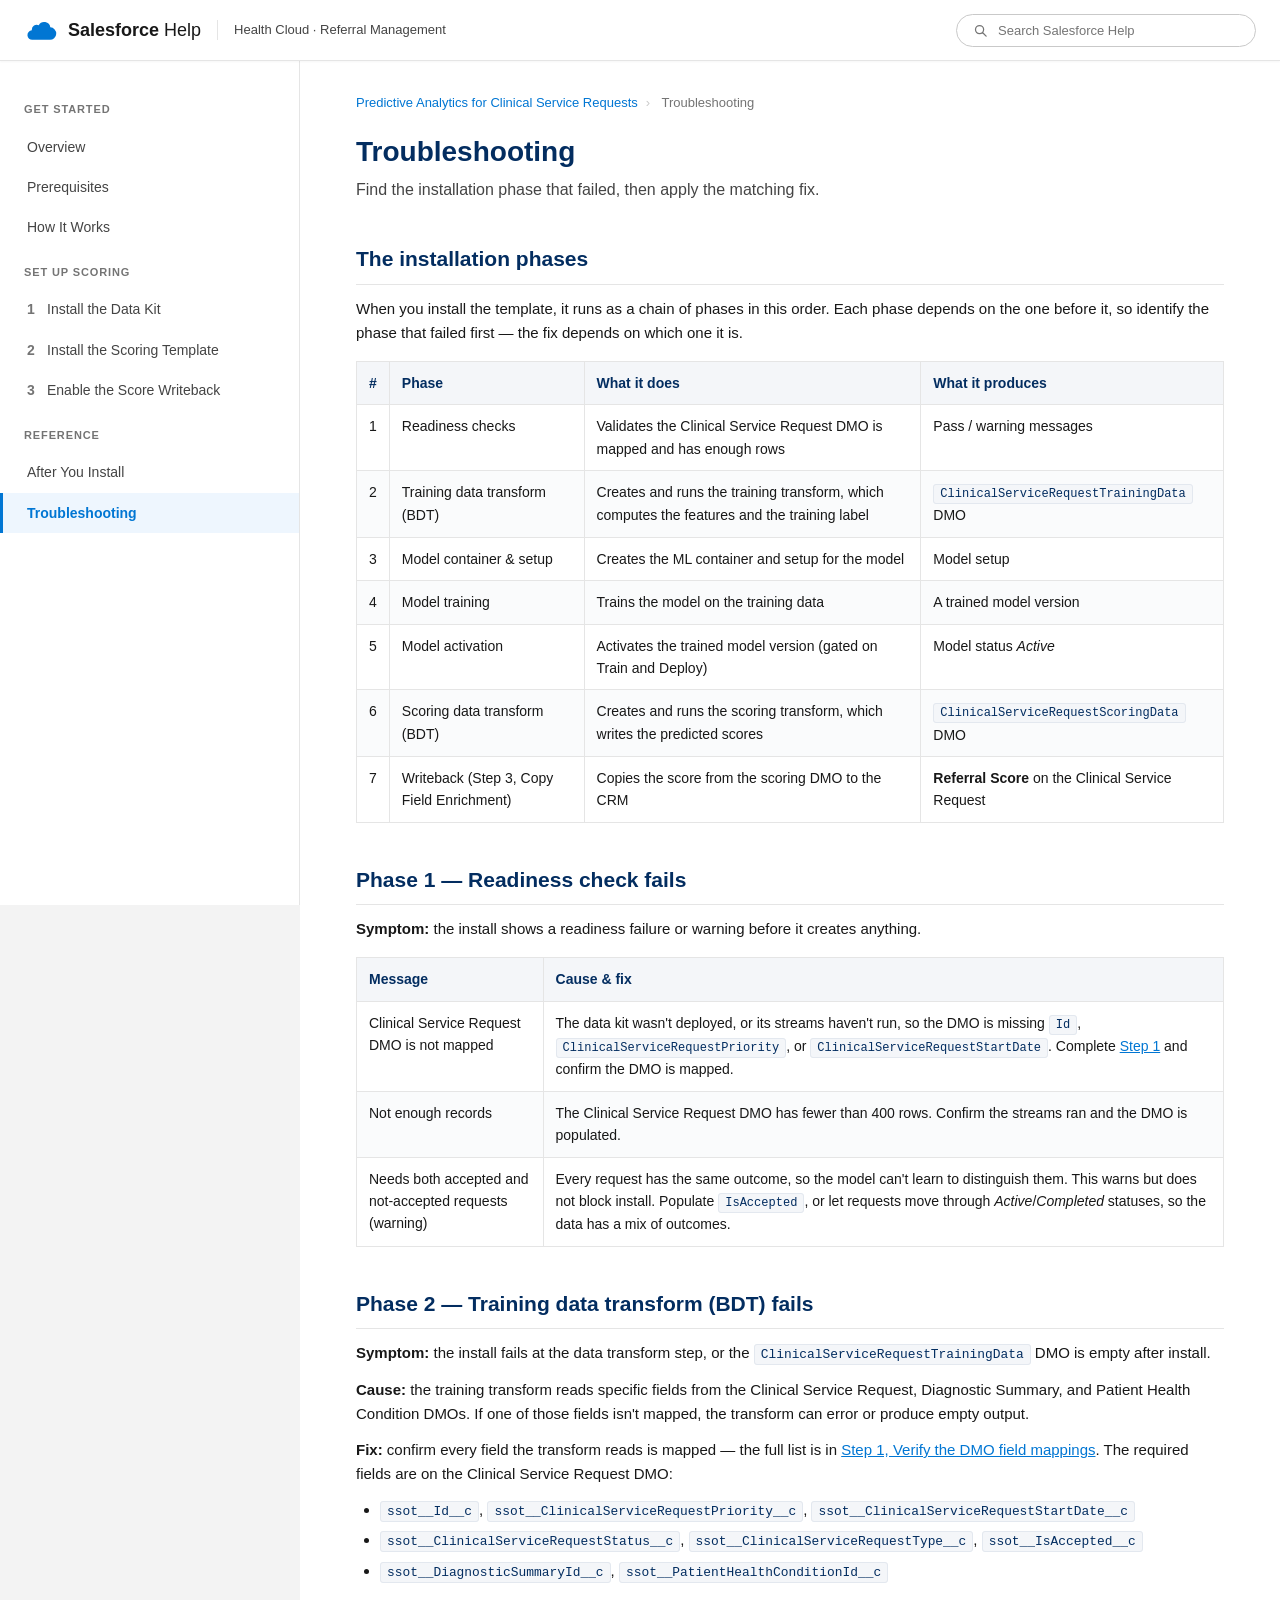
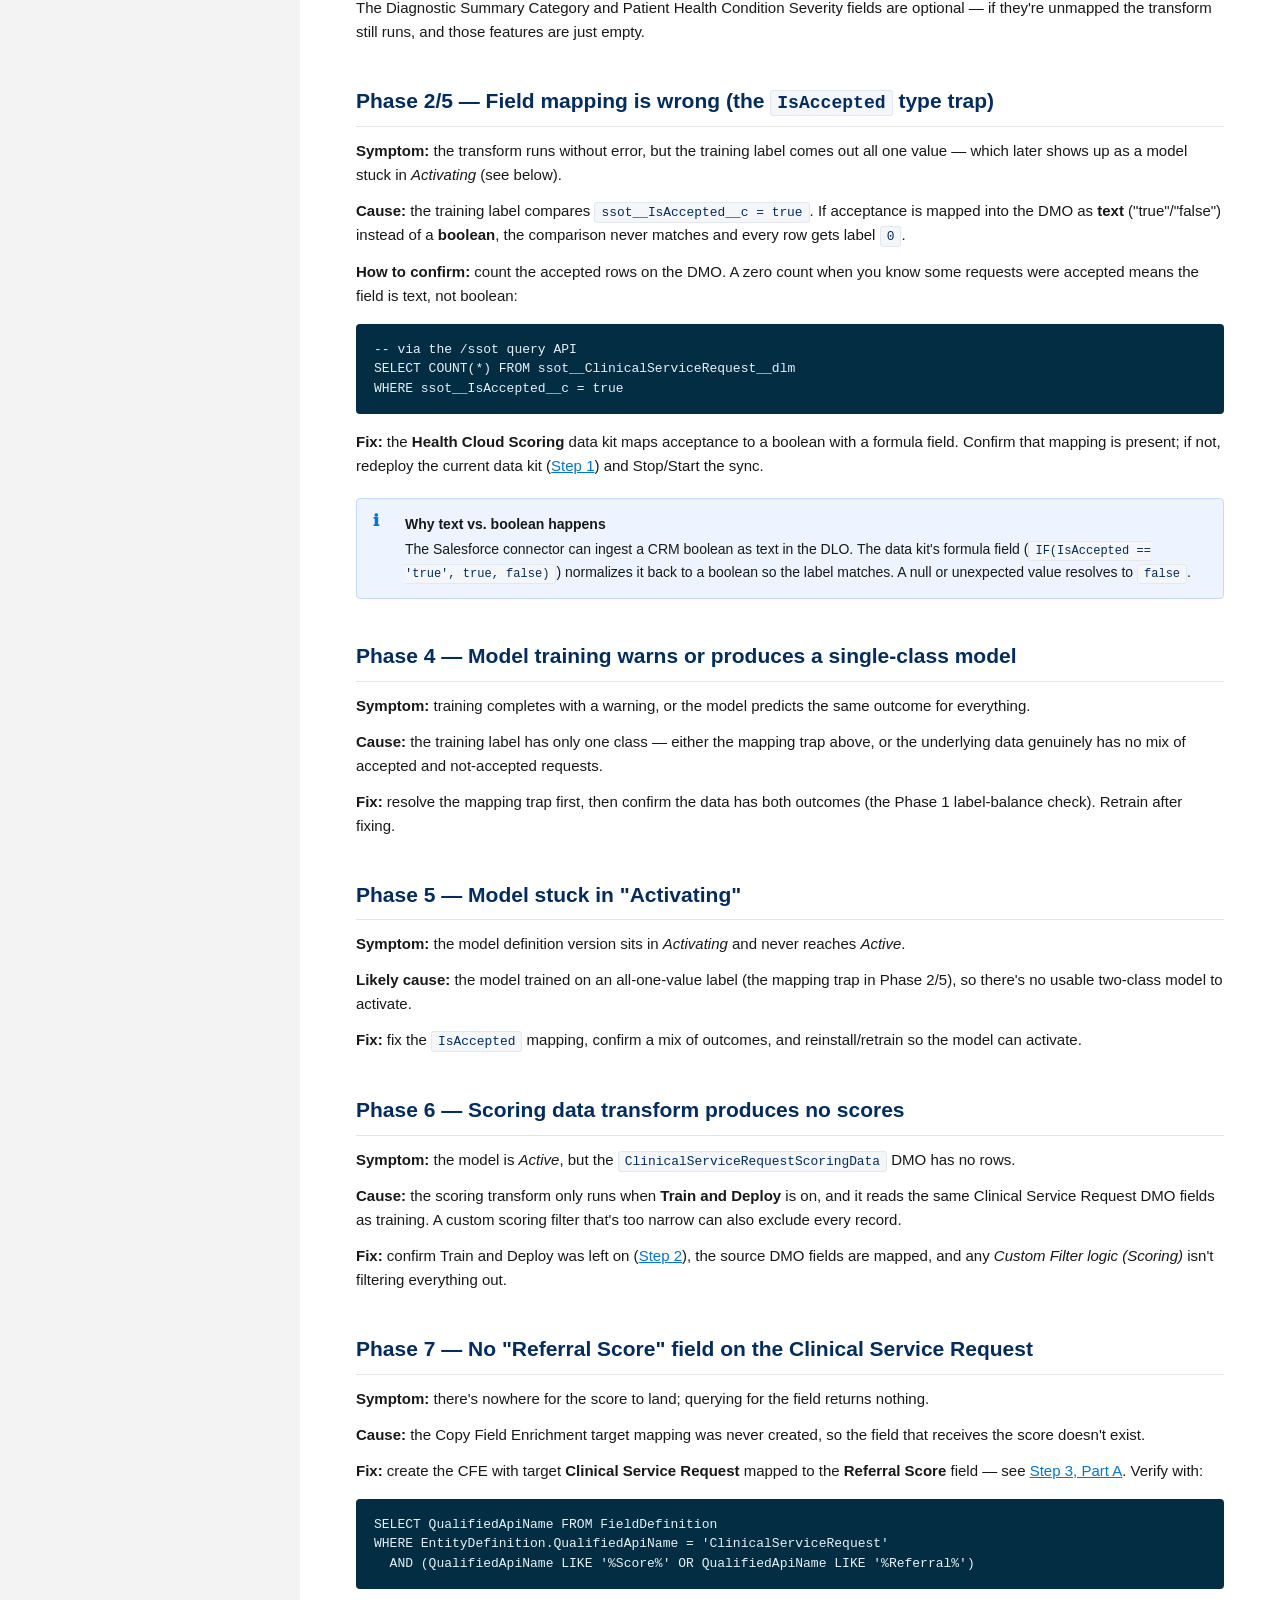
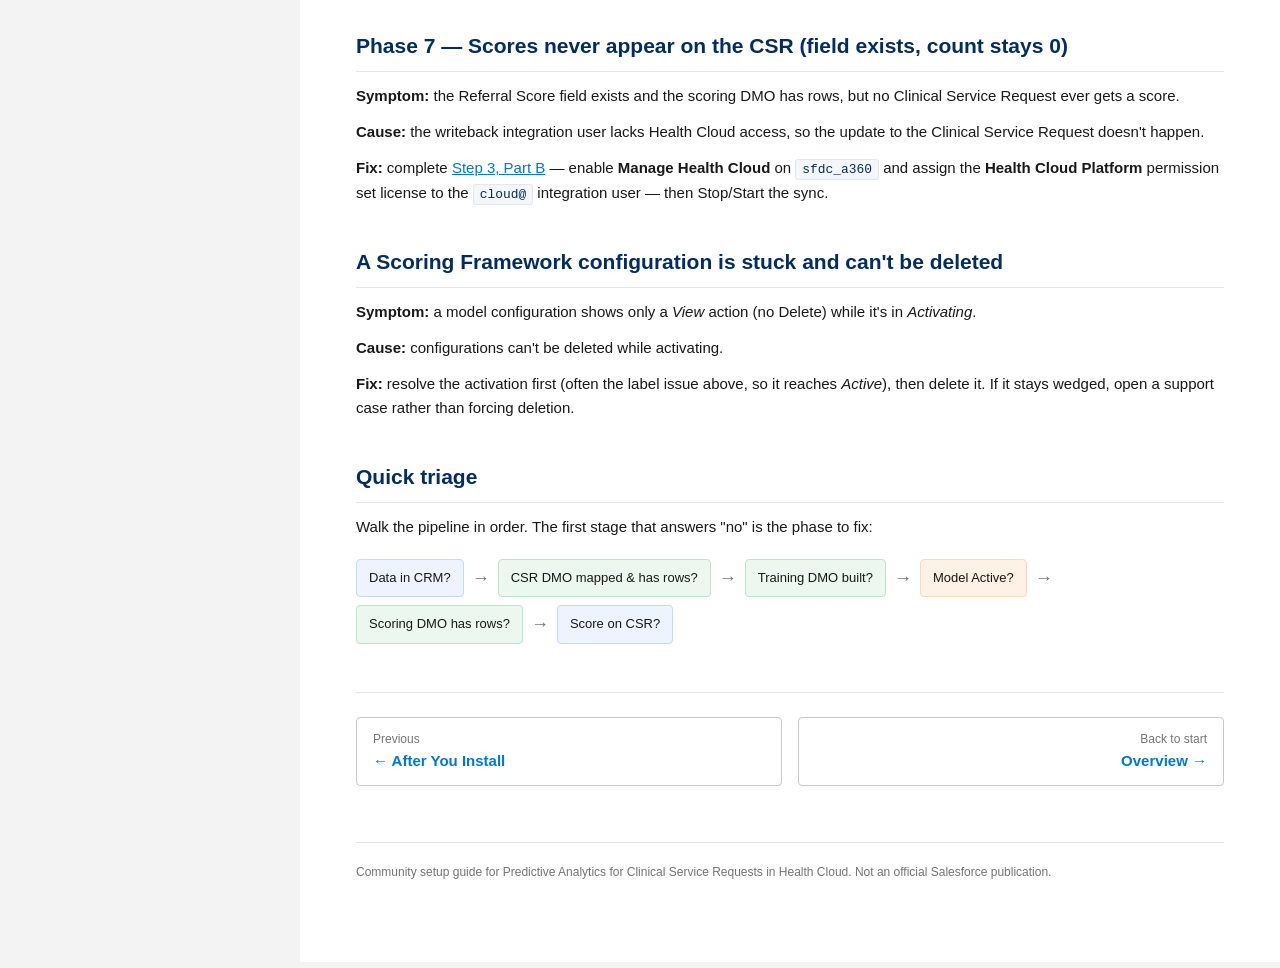
<file: troubleshooting.html>
<!DOCTYPE html>
<html lang="en">
<head>
  <meta charset="UTF-8">
  <meta name="viewport" content="width=device-width, initial-scale=1.0">
  <title>Troubleshooting | Predictive Analytics for Clinical Service Requests</title>
  <link rel="stylesheet" href="assets/styles.css">
</head>
<body data-page="troubleshooting">
  <div class="layout">
    <main class="content">
      <nav class="breadcrumb">
        <a href="index.html">Predictive Analytics for Clinical Service Requests</a><span class="sep">›</span>
        Troubleshooting
      </nav>

      <h1>Troubleshooting</h1>
      <p class="subtitle">Find the installation phase that failed, then apply the matching fix.</p>

      <h2>The installation phases</h2>
      <p>When you install the template, it runs as a chain of phases in this order. Each phase depends on the one before it, so identify the phase that failed first — the fix depends on which one it is.</p>
      <table>
        <thead><tr><th>#</th><th>Phase</th><th>What it does</th><th>What it produces</th></tr></thead>
        <tbody>
          <tr><td>1</td><td>Readiness checks</td><td>Validates the Clinical Service Request DMO is mapped and has enough rows</td><td>Pass / warning messages</td></tr>
          <tr><td>2</td><td>Training data transform (BDT)</td><td>Creates and runs the training transform, which computes the features and the training label</td><td><code>ClinicalServiceRequestTrainingData</code> DMO</td></tr>
          <tr><td>3</td><td>Model container &amp; setup</td><td>Creates the ML container and setup for the model</td><td>Model setup</td></tr>
          <tr><td>4</td><td>Model training</td><td>Trains the model on the training data</td><td>A trained model version</td></tr>
          <tr><td>5</td><td>Model activation</td><td>Activates the trained model version (gated on Train and Deploy)</td><td>Model status <em>Active</em></td></tr>
          <tr><td>6</td><td>Scoring data transform (BDT)</td><td>Creates and runs the scoring transform, which writes the predicted scores</td><td><code>ClinicalServiceRequestScoringData</code> DMO</td></tr>
          <tr><td>7</td><td>Writeback (Step 3, Copy Field Enrichment)</td><td>Copies the score from the scoring DMO to the CRM</td><td><strong>Referral Score</strong> on the Clinical Service Request</td></tr>
        </tbody>
      </table>

      <h2 id="phase1">Phase 1 — Readiness check fails</h2>
      <p><strong>Symptom:</strong> the install shows a readiness failure or warning before it creates anything.</p>
      <table>
        <thead><tr><th>Message</th><th>Cause &amp; fix</th></tr></thead>
        <tbody>
          <tr>
            <td>Clinical Service Request DMO is not mapped</td>
            <td>The data kit wasn't deployed, or its streams haven't run, so the DMO is missing <code>Id</code>, <code>ClinicalServiceRequestPriority</code>, or <code>ClinicalServiceRequestStartDate</code>. Complete <a href="data-kit.html">Step 1</a> and confirm the DMO is mapped.</td>
          </tr>
          <tr>
            <td>Not enough records</td>
            <td>The Clinical Service Request DMO has fewer than 400 rows. Confirm the streams ran and the DMO is populated.</td>
          </tr>
          <tr>
            <td>Needs both accepted and not-accepted requests (warning)</td>
            <td>Every request has the same outcome, so the model can't learn to distinguish them. This warns but does not block install. Populate <code>IsAccepted</code>, or let requests move through <em>Active</em>/<em>Completed</em> statuses, so the data has a mix of outcomes.</td>
          </tr>
        </tbody>
      </table>

      <h2 id="phase2">Phase 2 — Training data transform (BDT) fails</h2>
      <p><strong>Symptom:</strong> the install fails at the data transform step, or the <code>ClinicalServiceRequestTrainingData</code> DMO is empty after install.</p>
      <p><strong>Cause:</strong> the training transform reads specific fields from the Clinical Service Request, Diagnostic Summary, and Patient Health Condition DMOs. If one of those fields isn't mapped, the transform can error or produce empty output.</p>
      <p><strong>Fix:</strong> confirm every field the transform reads is mapped — the full list is in <a href="data-kit.html">Step 1, Verify the DMO field mappings</a>. The required fields are on the Clinical Service Request DMO:</p>
      <ul>
        <li><code>ssot__Id__c</code>, <code>ssot__ClinicalServiceRequestPriority__c</code>, <code>ssot__ClinicalServiceRequestStartDate__c</code></li>
        <li><code>ssot__ClinicalServiceRequestStatus__c</code>, <code>ssot__ClinicalServiceRequestType__c</code>, <code>ssot__IsAccepted__c</code></li>
        <li><code>ssot__DiagnosticSummaryId__c</code>, <code>ssot__PatientHealthConditionId__c</code></li>
      </ul>
      <p>The Diagnostic Summary Category and Patient Health Condition Severity fields are optional — if they're unmapped the transform still runs, and those features are just empty.</p>

      <h2 id="mapping">Phase 2/5 — Field mapping is wrong (the <code>IsAccepted</code> type trap)</h2>
      <p><strong>Symptom:</strong> the transform runs without error, but the training label comes out all one value — which later shows up as a model stuck in <em>Activating</em> (see below).</p>
      <p><strong>Cause:</strong> the training label compares <code>ssot__IsAccepted__c = true</code>. If acceptance is mapped into the DMO as <strong>text</strong> ("true"/"false") instead of a <strong>boolean</strong>, the comparison never matches and every row gets label <code>0</code>.</p>
      <p><strong>How to confirm:</strong> count the accepted rows on the DMO. A zero count when you know some requests were accepted means the field is text, not boolean:</p>
      <pre><code>-- via the /ssot query API
SELECT COUNT(*) FROM ssot__ClinicalServiceRequest__dlm
WHERE ssot__IsAccepted__c = true</code></pre>
      <p><strong>Fix:</strong> the <strong>Health Cloud Scoring</strong> data kit maps acceptance to a boolean with a formula field. Confirm that mapping is present; if not, redeploy the current data kit (<a href="data-kit.html">Step 1</a>) and Stop/Start the sync.</p>
      <div class="callout note">
        <span class="label">Why text vs. boolean happens</span>
        The Salesforce connector can ingest a CRM boolean as text in the DLO. The data kit's formula field (<code>IF(IsAccepted == 'true', true, false)</code>) normalizes it back to a boolean so the label matches. A null or unexpected value resolves to <code>false</code>.
      </div>

      <h2 id="phase4">Phase 4 — Model training warns or produces a single-class model</h2>
      <p><strong>Symptom:</strong> training completes with a warning, or the model predicts the same outcome for everything.</p>
      <p><strong>Cause:</strong> the training label has only one class — either the mapping trap above, or the underlying data genuinely has no mix of accepted and not-accepted requests.</p>
      <p><strong>Fix:</strong> resolve the mapping trap first, then confirm the data has both outcomes (the Phase 1 label-balance check). Retrain after fixing.</p>

      <h2 id="activating">Phase 5 — Model stuck in "Activating"</h2>
      <p><strong>Symptom:</strong> the model definition version sits in <em>Activating</em> and never reaches <em>Active</em>.</p>
      <p><strong>Likely cause:</strong> the model trained on an all-one-value label (the mapping trap in Phase 2/5), so there's no usable two-class model to activate.</p>
      <p><strong>Fix:</strong> fix the <code>IsAccepted</code> mapping, confirm a mix of outcomes, and reinstall/retrain so the model can activate.</p>

      <h2 id="phase6">Phase 6 — Scoring data transform produces no scores</h2>
      <p><strong>Symptom:</strong> the model is <em>Active</em>, but the <code>ClinicalServiceRequestScoringData</code> DMO has no rows.</p>
      <p><strong>Cause:</strong> the scoring transform only runs when <strong>Train and Deploy</strong> is on, and it reads the same Clinical Service Request DMO fields as training. A custom scoring filter that's too narrow can also exclude every record.</p>
      <p><strong>Fix:</strong> confirm Train and Deploy was left on (<a href="scoring-framework.html">Step 2</a>), the source DMO fields are mapped, and any <em>Custom Filter logic (Scoring)</em> isn't filtering everything out.</p>

      <h2 id="no-referralscore">Phase 7 — No "Referral Score" field on the Clinical Service Request</h2>
      <p><strong>Symptom:</strong> there's nowhere for the score to land; querying for the field returns nothing.</p>
      <p><strong>Cause:</strong> the Copy Field Enrichment target mapping was never created, so the field that receives the score doesn't exist.</p>
      <p><strong>Fix:</strong> create the CFE with target <strong>Clinical Service Request</strong> mapped to the <strong>Referral Score</strong> field — see <a href="cfe-permissions.html">Step 3, Part A</a>. Verify with:</p>
      <pre><code>SELECT QualifiedApiName FROM FieldDefinition
WHERE EntityDefinition.QualifiedApiName = 'ClinicalServiceRequest'
  AND (QualifiedApiName LIKE '%Score%' OR QualifiedApiName LIKE '%Referral%')</code></pre>

      <h2 id="writeback-perms">Phase 7 — Scores never appear on the CSR (field exists, count stays 0)</h2>
      <p><strong>Symptom:</strong> the Referral Score field exists and the scoring DMO has rows, but no Clinical Service Request ever gets a score.</p>
      <p><strong>Cause:</strong> the writeback integration user lacks Health Cloud access, so the update to the Clinical Service Request doesn't happen.</p>
      <p><strong>Fix:</strong> complete <a href="cfe-permissions.html">Step 3, Part B</a> — enable <strong>Manage Health Cloud</strong> on <code>sfdc_a360</code> and assign the <strong>Health Cloud Platform</strong> permission set license to the <code>cloud@</code> integration user — then Stop/Start the sync.</p>

      <h2>A Scoring Framework configuration is stuck and can't be deleted</h2>
      <p><strong>Symptom:</strong> a model configuration shows only a <em>View</em> action (no Delete) while it's in <em>Activating</em>.</p>
      <p><strong>Cause:</strong> configurations can't be deleted while activating.</p>
      <p><strong>Fix:</strong> resolve the activation first (often the label issue above, so it reaches <em>Active</em>), then delete it. If it stays wedged, open a support case rather than forcing deletion.</p>

      <h2>Quick triage</h2>
      <p>Walk the pipeline in order. The first stage that answers "no" is the phase to fix:</p>
      <div class="flow">
        <div class="node crm">Data in CRM?</div>
        <span class="arrow">→</span>
        <div class="node dc">CSR DMO mapped &amp; has rows?</div>
        <span class="arrow">→</span>
        <div class="node dc">Training DMO built?</div>
        <span class="arrow">→</span>
        <div class="node model">Model Active?</div>
        <span class="arrow">→</span>
        <div class="node dc">Scoring DMO has rows?</div>
        <span class="arrow">→</span>
        <div class="node crm">Score on CSR?</div>
      </div>

      <div class="pager">
        <a class="prev" href="after-install.html"><span class="dir">Previous</span><span class="ttl">← After You Install</span></a>
        <a class="next" href="index.html"><span class="dir">Back to start</span><span class="ttl">Overview →</span></a>
      </div>

      <footer>Community setup guide for Predictive Analytics for Clinical Service Requests in Health Cloud. Not an official Salesforce publication.</footer>
    </main>
  </div>
  <script src="assets/site.js"></script>
</body>
</html>
</file>
<file: assets/styles.css>
/* Predictive Analytics for Clinical Service Requests — Help site
   Styling modeled on Salesforce Help (help.salesforce.com) using the
   Salesforce Lightning Design System color tokens and type scale. */

:root {
  --sf-blue: #0176d3;
  --sf-blue-dark: #014486;
  --sf-blue-hover: #005fb2;
  --sf-navy: #032d60;
  --sf-bg: #f3f3f3;
  --sf-surface: #ffffff;
  --sf-border: #e5e5e5;
  --sf-border-strong: #c9c9c9;
  --sf-text: #181818;
  --sf-text-weak: #444444;
  --sf-text-weakest: #747474;
  --sf-green: #2e844a;
  --sf-green-bg: #ecf7ef;
  --sf-orange: #fe9339;
  --sf-orange-bg: #fef1e6;
  --sf-red: #ba0517;
  --sf-red-bg: #fef1ee;
  --sf-code-bg: #f4f6f9;
  --sf-radius: 0.25rem;
  --sf-shadow: 0 2px 4px rgba(0,0,0,0.06), 0 1px 2px rgba(0,0,0,0.04);
  --font: 'Salesforce Sans', -apple-system, BlinkMacSystemFont, 'Segoe UI', Roboto, Helvetica, Arial, sans-serif;
  --mono: 'SFMono-Regular', Consolas, 'Liberation Mono', Menlo, monospace;
}

* { box-sizing: border-box; }

html { scroll-behavior: smooth; }

body {
  margin: 0;
  font-family: var(--font);
  color: var(--sf-text);
  background: var(--sf-bg);
  font-size: 15px;
  line-height: 1.6;
  -webkit-font-smoothing: antialiased;
}

/* ---------- Top header (help.salesforce.com style) ---------- */
.site-header {
  background: #fff;
  color: var(--sf-text);
  padding: 0;
  position: sticky;
  top: 0;
  z-index: 100;
  border-bottom: 1px solid var(--sf-border);
  box-shadow: 0 1px 2px rgba(0,0,0,0.04);
}
.site-header-inner {
  max-width: 1440px;
  margin: 0 auto;
  padding: 0 24px;
  display: flex;
  align-items: center;
  height: 60px;
  gap: 16px;
}
.site-header .cloud-badge {
  display: inline-flex;
  align-items: center;
  gap: 10px;
  font-weight: 400;
  font-size: 18px;
  color: var(--sf-text);
  letter-spacing: 0;
}
.site-header .cloud-badge strong { font-weight: 700; }
.site-header .cloud-badge svg { width: 34px; height: 34px; }
.site-header .product {
  font-size: 13px;
  color: var(--sf-text-weak);
  border-left: 1px solid var(--sf-border);
  padding-left: 16px;
}
.site-header .spacer { flex: 1; }
.site-header .search {
  display: flex;
  align-items: center;
  gap: 8px;
  border: 1px solid var(--sf-border-strong);
  border-radius: 999px;
  padding: 7px 16px;
  width: 300px;
  color: var(--sf-text-weakest);
  font-size: 13px;
  background: #fff;
}
.site-header .search svg { width: 15px; height: 15px; flex: 0 0 15px; }
.site-header .search input {
  border: none;
  outline: none;
  flex: 1;
  font-size: 13px;
  font-family: var(--font);
  color: var(--sf-text);
  background: transparent;
}
.site-header .header-link {
  color: var(--sf-blue);
  text-decoration: none;
  font-size: 13px;
}
.site-header .header-link:hover { text-decoration: underline; }
@media (max-width: 760px) {
  .site-header .product, .site-header .search { display: none; }
}

/* ---------- Layout ---------- */
.layout {
  max-width: 1280px;
  margin: 0 auto;
  display: grid;
  grid-template-columns: 300px 1fr;
  gap: 0;
  align-items: start;
}
.sidebar {
  background: var(--sf-surface);
  border-right: 1px solid var(--sf-border);
  min-height: calc(100vh - 56px);
  padding: 24px 0;
  position: sticky;
  top: 56px;
  align-self: start;
  max-height: calc(100vh - 56px);
  overflow-y: auto;
}
.sidebar h2 {
  font-size: 11px;
  text-transform: uppercase;
  letter-spacing: 0.08em;
  color: var(--sf-text-weakest);
  padding: 0 24px;
  margin: 16px 0 8px;
}
.sidebar nav a {
  display: block;
  padding: 9px 24px 9px 24px;
  color: var(--sf-text-weak);
  text-decoration: none;
  font-size: 14px;
  border-left: 3px solid transparent;
}
.sidebar nav a:hover { background: #f8f9fb; color: var(--sf-blue); }
.sidebar nav a.active {
  color: var(--sf-blue);
  border-left-color: var(--sf-blue);
  background: #eef6fe;
  font-weight: 600;
}
.sidebar nav a .step-num {
  display: inline-block;
  width: 20px;
  color: var(--sf-text-weakest);
  font-weight: 600;
}

/* ---------- Main content ---------- */
.content {
  background: var(--sf-surface);
  padding: 32px 56px 80px;
  min-height: calc(100vh - 56px);
}
.breadcrumb {
  font-size: 13px;
  color: var(--sf-text-weakest);
  margin-bottom: 20px;
}
.breadcrumb a { color: var(--sf-blue); text-decoration: none; }
.breadcrumb a:hover { text-decoration: underline; }
.breadcrumb .sep { margin: 0 8px; color: var(--sf-border-strong); }

.content h1 {
  font-size: 28px;
  line-height: 1.25;
  font-weight: 700;
  color: var(--sf-navy);
  margin: 0 0 8px;
}
.content .subtitle {
  font-size: 16px;
  color: var(--sf-text-weak);
  margin: 0 0 24px;
}
.content h2 {
  font-size: 21px;
  font-weight: 700;
  color: var(--sf-navy);
  margin: 40px 0 12px;
  padding-bottom: 8px;
  border-bottom: 1px solid var(--sf-border);
}
.content h3 {
  font-size: 17px;
  font-weight: 700;
  color: var(--sf-text);
  margin: 28px 0 8px;
}
.content p { margin: 12px 0; }
.content ul, .content ol { margin: 12px 0; padding-left: 24px; }
.content li { margin: 6px 0; }
.content a { color: var(--sf-blue); }

/* Required Editions box (classic Salesforce Help element) */
.editions {
  border: 1px solid var(--sf-border-strong);
  border-radius: var(--sf-radius);
  background: #fafafa;
  padding: 16px 20px;
  margin: 24px 0;
  font-size: 14px;
}
.editions h4 {
  margin: 0 0 8px;
  font-size: 12px;
  text-transform: uppercase;
  letter-spacing: 0.06em;
  color: var(--sf-text-weakest);
}
.editions dl { margin: 0; display: grid; grid-template-columns: 180px 1fr; gap: 4px 12px; }
.editions dt { color: var(--sf-text-weak); font-weight: 600; }
.editions dd { margin: 0; }

/* Callouts */
.callout {
  border-radius: var(--sf-radius);
  padding: 14px 16px 14px 48px;
  margin: 20px 0;
  position: relative;
  font-size: 14px;
  border: 1px solid transparent;
}
.callout .label { font-weight: 700; display: block; margin-bottom: 2px; }
.callout::before {
  position: absolute;
  left: 16px;
  top: 14px;
  font-size: 16px;
  line-height: 1;
}
.callout.note { background: #eef4ff; border-color: #c5d8ff; }
.callout.note::before { content: "ℹ"; color: var(--sf-blue); font-weight: 700; }
.callout.tip { background: var(--sf-green-bg); border-color: #bfe4c9; }
.callout.tip::before { content: "✓"; color: var(--sf-green); font-weight: 700; }
.callout.warning { background: var(--sf-orange-bg); border-color: #fcd9b6; }
.callout.warning::before { content: "⚠"; color: #b8560f; }
.callout.important { background: var(--sf-red-bg); border-color: #f6c5c0; }
.callout.important::before { content: "!"; color: var(--sf-red); font-weight: 800; }

/* Step cards */
.step {
  display: flex;
  gap: 16px;
  margin: 20px 0;
  align-items: flex-start;
}
.step .num {
  flex: 0 0 32px;
  width: 32px;
  height: 32px;
  border-radius: 50%;
  background: var(--sf-blue);
  color: #fff;
  font-weight: 700;
  display: flex;
  align-items: center;
  justify-content: center;
  font-size: 15px;
}
.step .body { flex: 1; }
.step .body > :first-child { margin-top: 0; }

/* Code blocks */
code {
  font-family: var(--mono);
  font-size: 0.86em;
  background: var(--sf-code-bg);
  padding: 2px 6px;
  border-radius: 3px;
  color: #032d60;
  border: 1px solid #e3e8ef;
}
pre {
  background: #032d42;
  color: #e6f0f7;
  padding: 16px 18px;
  border-radius: var(--sf-radius);
  overflow-x: auto;
  font-size: 13px;
  line-height: 1.5;
  margin: 16px 0;
}
pre code {
  background: none;
  border: none;
  color: inherit;
  padding: 0;
  font-size: 13px;
}

/* Tables */
table {
  width: 100%;
  border-collapse: collapse;
  margin: 16px 0;
  font-size: 14px;
}
th, td {
  text-align: left;
  padding: 10px 12px;
  border: 1px solid var(--sf-border);
  vertical-align: top;
}
th {
  background: #f4f6f9;
  font-weight: 700;
  color: var(--sf-navy);
}
tr:nth-child(even) td { background: #fafbfc; }
td code { white-space: nowrap; }

/* Parameter reference list */
.param {
  border: 1px solid var(--sf-border);
  border-left: 4px solid var(--sf-blue);
  border-radius: var(--sf-radius);
  padding: 14px 18px;
  margin: 14px 0;
}
.param .pname { font-weight: 700; font-size: 15px; color: var(--sf-navy); }
.param .pmeta {
  font-size: 12px;
  color: var(--sf-text-weakest);
  margin: 2px 0 8px;
}
.param .pmeta .default {
  font-family: var(--mono);
  background: var(--sf-code-bg);
  padding: 1px 5px;
  border-radius: 3px;
}
.badge {
  display: inline-block;
  font-size: 11px;
  font-weight: 700;
  padding: 1px 8px;
  border-radius: 10px;
  margin-left: 6px;
  vertical-align: middle;
}
.badge.required { background: var(--sf-red-bg); color: var(--sf-red); }
.badge.optional { background: #eef1f6; color: var(--sf-text-weak); }
.badge.recommended { background: var(--sf-green-bg); color: var(--sf-green); }

/* Pager */
.pager {
  display: flex;
  justify-content: space-between;
  margin-top: 48px;
  padding-top: 24px;
  border-top: 1px solid var(--sf-border);
  gap: 16px;
}
.pager a {
  flex: 1;
  text-decoration: none;
  border: 1px solid var(--sf-border-strong);
  border-radius: var(--sf-radius);
  padding: 12px 16px;
  color: var(--sf-text);
  transition: border-color 0.15s, box-shadow 0.15s;
}
.pager a:hover { border-color: var(--sf-blue); box-shadow: var(--sf-shadow); }
.pager a.next { text-align: right; }
.pager .dir { display: block; font-size: 12px; color: var(--sf-text-weakest); }
.pager .ttl { display: block; font-weight: 600; color: var(--sf-blue); }

/* Overview intro + cards */
.hero {
  margin-bottom: 8px;
}
.hero h1 { margin-top: 0; }
.cards {
  display: grid;
  grid-template-columns: repeat(auto-fit, minmax(240px, 1fr));
  gap: 16px;
  margin: 24px 0;
}
.card {
  border: 1px solid var(--sf-border);
  border-radius: 8px;
  padding: 20px;
  text-decoration: none;
  color: inherit;
  display: block;
  transition: border-color 0.15s, box-shadow 0.15s, transform 0.15s;
  background: #fff;
}
.card:hover { border-color: var(--sf-blue); box-shadow: var(--sf-shadow); transform: translateY(-2px); }
.card .step-tag {
  font-size: 11px;
  font-weight: 700;
  text-transform: uppercase;
  letter-spacing: 0.06em;
  color: var(--sf-blue);
}
.card h3 { margin: 6px 0; color: var(--sf-navy); }
.card p { font-size: 13px; color: var(--sf-text-weak); margin: 0; }

/* Data flow diagram */
.flow {
  display: flex;
  flex-wrap: wrap;
  align-items: center;
  gap: 8px;
  margin: 20px 0;
  font-size: 13px;
}
.flow .node {
  border: 1px solid var(--sf-border-strong);
  border-radius: var(--sf-radius);
  padding: 8px 12px;
  background: #fff;
  text-align: center;
}
.flow .node.crm { border-color: #c5d8ff; background: #eef4ff; }
.flow .node.dc { border-color: #bfe4c9; background: var(--sf-green-bg); }
.flow .node.model { border-color: #fcd9b6; background: var(--sf-orange-bg); }
.flow .arrow { color: var(--sf-text-weakest); font-size: 18px; }
.muted { color: var(--sf-text-weakest); font-weight: 400; }
.flow .node .muted { display: block; font-size: 11px; margin-top: 2px; }

/* "Where to check" box + doc reference line */
.where {
  border: 1px solid var(--sf-border);
  border-left: 4px solid var(--sf-blue);
  border-radius: var(--sf-radius);
  background: #f6f9ff;
  padding: 10px 16px;
  margin: 14px 0;
}
.where .label {
  display: block;
  font-size: 12px;
  font-weight: 700;
  text-transform: uppercase;
  letter-spacing: 0.04em;
  color: var(--sf-blue);
  margin-bottom: 2px;
}
.where p { margin: 4px 0 0; }
.docref {
  font-size: 13px;
  color: var(--sf-text-weak);
  margin-top: 8px;
}

/* Figures / screenshots */
figure.shot {
  margin: 20px 0;
  border: 1px solid var(--sf-border);
  border-radius: var(--sf-radius);
  overflow: hidden;
  background: #fff;
}
figure.shot img { display: block; width: 100%; height: auto; }
figure.shot .placeholder {
  display: flex;
  flex-direction: column;
  align-items: center;
  justify-content: center;
  gap: 8px;
  min-height: 180px;
  background: repeating-linear-gradient(45deg, #f7f9fb, #f7f9fb 12px, #f1f4f8 12px, #f1f4f8 24px);
  color: var(--sf-text-weakest);
  font-size: 13px;
  text-align: center;
  padding: 24px;
  border-bottom: 1px solid var(--sf-border);
}
figure.shot .placeholder .ico {
  width: 32px; height: 32px; opacity: 0.5;
}
figure.shot figcaption {
  font-size: 12px;
  color: var(--sf-text-weak);
  padding: 8px 12px;
}
figure.shot figcaption b { color: var(--sf-text); font-weight: 600; }

.content footer {
  margin-top: 56px;
  padding-top: 20px;
  border-top: 1px solid var(--sf-border);
  font-size: 12px;
  color: var(--sf-text-weakest);
}

/* Responsive */
@media (max-width: 900px) {
  .layout { grid-template-columns: 1fr; }
  .sidebar { position: static; max-height: none; border-right: none; border-bottom: 1px solid var(--sf-border); }
  .content { padding: 24px 20px 64px; }
  .editions dl { grid-template-columns: 1fr; }
}
</file>
